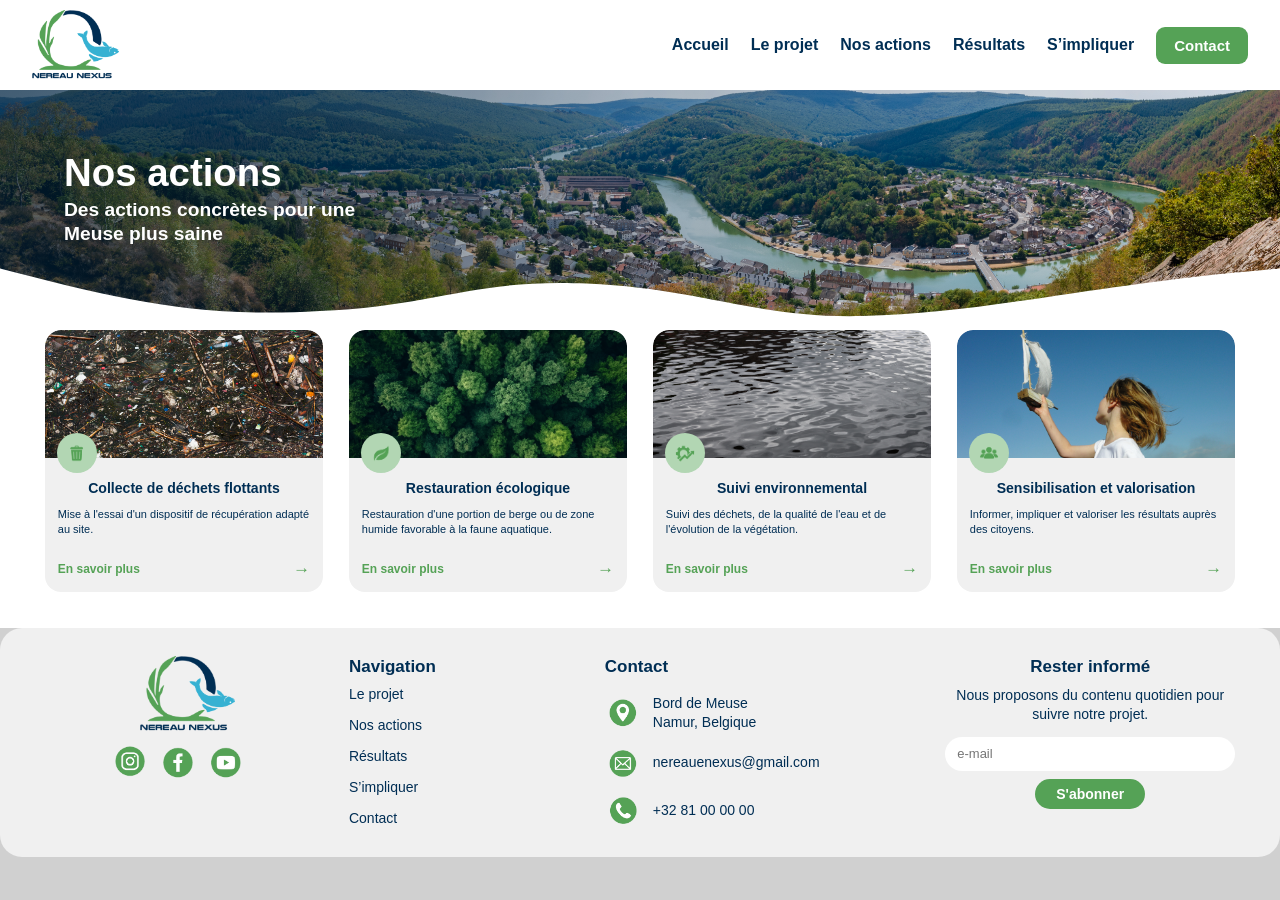
<file: actions.html>
<!DOCTYPE html>
<html lang="fr">

<head>
    <meta charset="UTF-8">
    <meta name="viewport" content="width=device-width, initial-scale=1.0">

    <title>Nos actions - Nereau Nexus</title>
    <meta name="description" content="Découvrez les actions de Nereau Nexus : collecte des déchets flottants, restauration écologique, suivi environnemental et sensibilisation.">

    <link rel="stylesheet" href="css/style.css">
</head>

<body>

    <div class="site-frame">

        <!-- HEADER COMMUN -->
        <header class="site-header">

            <a href="index.html" class="site-logo"
               aria-label="Accueil - Nereau Nexus">
                <img src="images/logo.png" alt="Logo Nereau Nexus">
            </a>

            <input type="checkbox" id="menu-toggle" class="menu-toggle">

            <label for="menu-toggle" class="menu-toggle-label"
                   aria-label="Ouvrir ou fermer le menu">
                <span></span>
                <span></span>
                <span></span>
            </label>

            <nav class="main-nav" aria-label="Navigation principale">
                <a href="index.html">Accueil</a>
                <a href="projet.html">Le projet</a>
                <a href="actions.html" aria-current="page">Nos actions</a>
                <a href="resultats.html">Résultats</a>
                <a href="impliquer.html">S’impliquer</a>
                <a href="contact.html" class="nav-contact">Contact</a>
            </nav>

        </header>


        <!-- CONTENU PRINCIPAL -->
        <main class="page-actions">

            <!-- BANNIÈRE -->
            <section class="actions-hero">

                <img
                    src="images/banniere.jpeg"
                    alt="Vue panoramique de la Meuse et de ses paysages"
                    class="actions-hero-image"
                >

                <div class="actions-hero-overlay"></div>

                <div class="actions-hero-content">
                    <h1>Nos actions</h1>
                    <p>
                        Des actions concrètes pour une<br>
                        Meuse plus saine
                    </p>
                </div>

                <!-- Vague blanche -->
                <svg
                    class="actions-wave"
                    viewBox="0 0 1440 120"
                    preserveAspectRatio="none"
                    aria-hidden="true"
                >
                    <path
                        d="M0,15
                           C130,75 220,115 360,100
                           C490,90 535,35 660,45
                           C790,55 850,115 970,110
                           C1110,105 1230,45 1440,15
                           L1440,120 L0,120 Z"
                        fill="#ffffff"
                    />
                </svg>

            </section>


            <!-- LES QUATRE ACTIONS -->
            <section class="actions-section"
                     aria-label="Les quatre actions du projet">

                <div class="actions-grid">

                    <!-- ACTION 1 : COLLECTE DES DÉCHETS -->
                    <article class="action-card">

                        <div class="action-card-media">
                            <div class="action-card-photo">
                                <img
                                    src="images/dechet.jpeg"
                                    alt="Déchets flottants à récupérer dans l'eau"
                                    loading="lazy"
                                >
                            </div>

                            <div class="action-card-picto">
                                <img src="images/poubelle.png" alt="">
                            </div>
                        </div>

                        <div class="action-card-body">

                            <h2>Collecte de déchets flottants</h2>

                            <p>
                                Mise à l'essai d'un dispositif de
                                récupération adapté au site.
                            </p>

                            <a href="contact.html" class="action-card-link">
                                <span>En savoir plus</span>
                                <span aria-hidden="true">→</span>
                            </a>

                        </div>

                    </article>


                    <!-- ACTION 2 : RESTAURATION ÉCOLOGIQUE -->
                    <article class="action-card">

                        <div class="action-card-media">
                            <div class="action-card-photo">
                                <img
                                    src="images/arbre.jpeg"
                                    alt="Végétation et espace naturel"
                                    loading="lazy"
                                >
                            </div>

                            <div class="action-card-picto">
                                <img src="images/feuille.png" alt="">
                            </div>
                        </div>

                        <div class="action-card-body">

                            <h2>Restauration écologique</h2>

                            <p>
                                Restauration d'une portion de berge ou
                                de zone humide favorable à la faune aquatique.
                            </p>

                            <a href="contact.html" class="action-card-link">
                                <span>En savoir plus</span>
                                <span aria-hidden="true">→</span>
                            </a>

                        </div>

                    </article>


                    <!-- ACTION 3 : SUIVI ENVIRONNEMENTAL -->
                    <article class="action-card">

                        <div class="action-card-media">
                            <div class="action-card-photo">
                                <img
                                    src="images/lac.jpeg"
                                    alt="Surface de l'eau observée pour le suivi environnemental"
                                    loading="lazy"
                                >
                            </div>

                            <div class="action-card-picto">
                                <img src="images/graph.png" alt="">
                            </div>
                        </div>

                        <div class="action-card-body">

                            <h2>Suivi environnemental</h2>

                            <p>
                                Suivi des déchets, de la qualité de l'eau
                                et de l'évolution de la végétation.
                            </p>

                            <a href="contact.html" class="action-card-link">
                                <span>En savoir plus</span>
                                <span aria-hidden="true">→</span>
                            </a>

                        </div>

                    </article>


                    <!-- ACTION 4 : SENSIBILISATION -->
                    <article class="action-card">

                        <div class="action-card-media">
                            <div class="action-card-photo">
                                <img
                                    src="images/bateau.jpeg"
                                    alt="Personne participant à une activité en bord de rivière"
                                    loading="lazy"
                                >
                            </div>

                            <div class="action-card-picto">
                                <img src="images/personne.png" alt="">
                            </div>
                        </div>

                        <div class="action-card-body">

                            <h2>Sensibilisation et valorisation</h2>

                            <p>
                                Informer, impliquer et valoriser les
                                résultats auprès des citoyens.
                            </p>

                            <a href="contact.html" class="action-card-link">
                                <span>En savoir plus</span>
                                <span aria-hidden="true">→</span>
                            </a>

                        </div>

                    </article>

                </div>

            </section>

        </main>


        <!-- FOOTER COMMUN -->
        <footer class="site-footer">

            <div class="footer-brand">

                <a href="index.html" class="footer-logo">
                    <img src="images/logo.png" alt="Logo Nereau Nexus">
                </a>

                <div class="footer-socials">
                    <a href="#" aria-label="Instagram">
                        <img src="images/instagram_gris.png" alt="">
                    </a>

                    <a href="#" aria-label="Facebook">
                        <img src="images/facebook_gris.png" alt="">
                    </a>

                    <a href="#" aria-label="YouTube">
                        <img src="images/youtube_gris.png" alt="">
                    </a>
                </div>

            </div>


            <div class="footer-column">

                <h2>Navigation</h2>

                <nav class="footer-nav" aria-label="Navigation de pied de page">
                    <a href="projet.html">Le projet</a>
                    <a href="actions.html">Nos actions</a>
                    <a href="resultats.html">Résultats</a>
                    <a href="impliquer.html">S’impliquer</a>
                    <a href="contact.html">Contact</a>
                </nav>

            </div>


            <div class="footer-column footer-contact">

                <h2>Contact</h2>

                <div class="footer-contact-item">
                    <img src="images/localisation_gris.png"
                         alt="" class="footer-contact-icon">
                    <p>Bord de Meuse<br>Namur, Belgique</p>
                </div>

                <div class="footer-contact-item">
                    <img src="images/email_gris.png"
                         alt="" class="footer-contact-icon">
                    <a href="mailto:nereauenexus@gmail.com">
                        nereauenexus@gmail.com
                    </a>
                </div>

                <div class="footer-contact-item">
                    <img src="images/tel_gris.png"
                         alt="" class="footer-contact-icon">
                    <a href="tel:+3281000000">+32 81 00 00 00</a>
                </div>

            </div>


            <div class="footer-column footer-newsletter">

                <h2>Rester informé</h2>

                <p>
                    Nous proposons du contenu quotidien
                    pour suivre notre projet.
                </p>

                <form class="newsletter-form">
                    <label class="visually-hidden" for="newsletter-email">
                        Votre adresse e-mail
                    </label>

                    <input
                        type="email"
                        id="newsletter-email"
                        placeholder="e-mail"
                    >

                    <button type="button">S'abonner</button>
                </form>

            </div>

        </footer>

    </div>

</body>
</html>
</file>
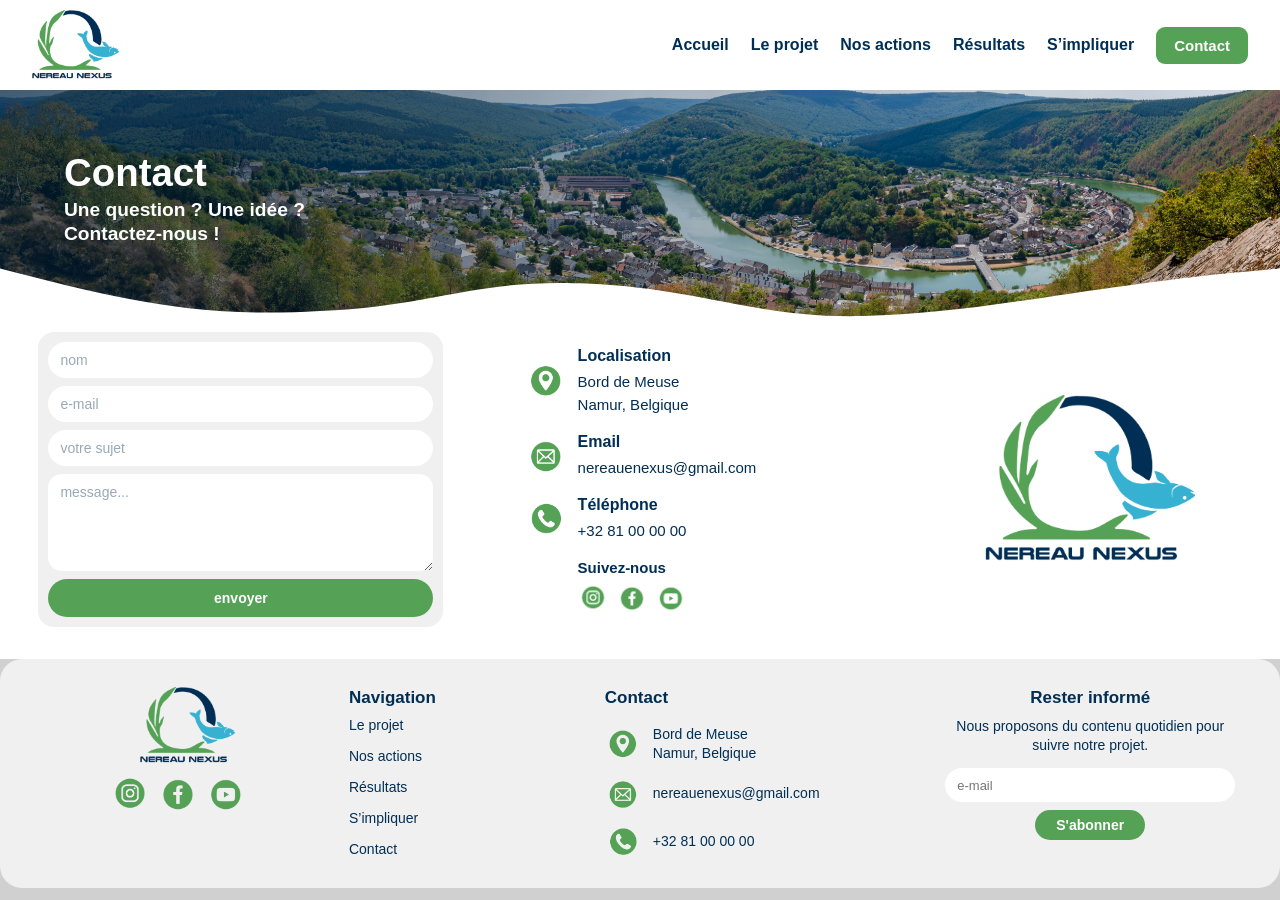
<file: contact.html>
<!DOCTYPE html>
<html lang="fr">
<head>
    <meta charset="UTF-8">
    <meta name="viewport" content="width=device-width, initial-scale=1.0">

    <title>Contact - Nereau Nexus</title>
    <meta name="description" content="Contactez Nereau Nexus pour poser vos questions, proposer une idée ou participer à la protection de la Meuse.">

    <link rel="stylesheet" href="css/style.css">
</head>

<body>

<div class="site-frame">

    <!-- HEADER COMMUN -->
    <header class="site-header">

        <a href="index.html" class="site-logo"
           aria-label="Accueil - Nereau Nexus">
            <img src="images/logo.png" alt="Logo Nereau Nexus">
        </a>

        <input type="checkbox" id="menu-toggle" class="menu-toggle">

        <label for="menu-toggle" class="menu-toggle-label"
               aria-label="Ouvrir ou fermer le menu">
            <span></span>
            <span></span>
            <span></span>
        </label>

        <nav class="main-nav" aria-label="Navigation principale">
            <a href="index.html">Accueil</a>
            <a href="projet.html">Le projet</a>
            <a href="actions.html">Nos actions</a>
            <a href="resultats.html">Résultats</a>
            <a href="impliquer.html">S’impliquer</a>
            <a href="contact.html" aria-current="page" class="nav-contact">
                Contact
            </a>
        </nav>

    </header>


    <!-- PAGE CONTACT -->
    <main class="page-contact">

        <!-- BANNIÈRE -->
        <section class="contact-hero">

            <img
                src="images/banniere.jpeg"
                alt="Vue panoramique de la Meuse"
                class="contact-hero-image"
            >

            <div class="contact-hero-overlay"></div>

            <div class="contact-hero-content">
                <h1>Contact</h1>
                <p>
                    Une question ? Une idée ?<br>
                    Contactez-nous !
                </p>
            </div>

            <!-- Vague blanche -->
            <svg
                class="contact-wave"
                viewBox="0 0 1440 120"
                preserveAspectRatio="none"
                aria-hidden="true"
            >
                <path
                    d="M0,15
                       C130,75 220,115 360,100
                       C490,90 535,35 660,45
                       C790,55 850,115 970,110
                       C1110,105 1230,45 1440,15
                       L1440,120 L0,120 Z"
                    fill="#ffffff"
                />
            </svg>

        </section>


        <!-- FORMULAIRE, COORDONNÉES ET LOGO -->
        <section class="contact-section"
                 aria-label="Informations de contact">

            <!-- FORMULAIRE -->
            <form class="contact-form">

                <label class="visually-hidden" for="contact-nom">
                    Votre nom
                </label>
                <input
                    type="text"
                    id="contact-nom"
                    name="nom"
                    placeholder="nom"
                    autocomplete="name"
                >

                <label class="visually-hidden" for="contact-email">
                    Votre adresse e-mail
                </label>
                <input
                    type="email"
                    id="contact-email"
                    name="email"
                    placeholder="e-mail"
                    autocomplete="email"
                >

                <label class="visually-hidden" for="contact-sujet">
                    Votre sujet
                </label>
                <input
                    type="text"
                    id="contact-sujet"
                    name="sujet"
                    placeholder="votre sujet"
                >

                <label class="visually-hidden" for="contact-message">
                    Votre message
                </label>
                <textarea
                    id="contact-message"
                    name="message"
                    placeholder="message..."
                    rows="4"
                ></textarea>

                <button type="button" class="contact-submit">
                    envoyer
                </button>

            </form>


            <!-- COORDONNÉES -->
            <div class="contact-details">

                <!-- LOCALISATION -->
                <div class="contact-info-item">
                    <img
                        src="images/localisation.png"
                        alt=""
                        class="contact-info-icon"
                    >

                    <div class="contact-info-text">
                        <h2>Localisation</h2>
                        <p>
                            Bord de Meuse<br>
                            Namur, Belgique
                        </p>
                    </div>
                </div>


                <!-- EMAIL -->
                <div class="contact-info-item">
                    <img
                        src="images/email.png"
                        alt=""
                        class="contact-info-icon"
                    >

                    <div class="contact-info-text">
                        <h2>Email</h2>
                        <a href="mailto:nereauenexus@gmail.com">
                            nereauenexus@gmail.com
                        </a>
                    </div>
                </div>


                <!-- TÉLÉPHONE -->
                <div class="contact-info-item">
                    <img
                        src="images/tel.png"
                        alt=""
                        class="contact-info-icon"
                    >

                    <div class="contact-info-text">
                        <h2>Téléphone</h2>
                        <a href="tel:+3281000000">
                            +32 81 00 00 00
                        </a>
                    </div>
                </div>


                <!-- RÉSEAUX SOCIAUX -->
                <div class="contact-follow">

                    <h2>Suivez-nous</h2>

                    <div class="contact-socials">

                        <a href="#" aria-label="Instagram">
                            <img src="images/instagram.png" alt="">
                        </a>

                        <a href="#" aria-label="Facebook">
                            <img src="images/facebook.png" alt="">
                        </a>

                        <a href="#" aria-label="YouTube">
                            <img src="images/youtube.png" alt="">
                        </a>

                    </div>

                </div>

            </div>


            <!-- GRAND LOGO À DROITE -->
            <div class="contact-brand">
                <a href="index.html" aria-label="Retour à l'accueil">
                    <img src="images/logo.png" alt="Logo Nereau Nexus">
                </a>
            </div>

        </section>

    </main>


    <!-- FOOTER COMMUN -->
    <footer class="site-footer">

        <!-- Logo et réseaux sociaux -->
        <div class="footer-brand">

            <a href="index.html" class="footer-logo">
                <img src="images/logo.png" alt="Logo Nereau Nexus">
            </a>

            <div class="footer-socials">
                <a href="#" aria-label="Instagram">
                    <img src="images/instagram.png" alt="">
                </a>

                <a href="#" aria-label="Facebook">
                    <img src="images/facebook.png" alt="">
                </a>

                <a href="#" aria-label="YouTube">
                    <img src="images/youtube.png" alt="">
                </a>
            </div>

        </div>


        <!-- Navigation du footer -->
        <div class="footer-column">

            <h2>Navigation</h2>

            <nav class="footer-nav" aria-label="Navigation de pied de page">
                <a href="projet.html">Le projet</a>
                <a href="actions.html">Nos actions</a>
                <a href="resultats.html">Résultats</a>
                <a href="impliquer.html">S’impliquer</a>
                <a href="contact.html">Contact</a>
            </nav>

        </div>


        <!-- Contact du footer -->
        <div class="footer-column footer-contact">

            <h2>Contact</h2>

            <div class="footer-contact-item">
                <img src="images/localisation.png"
                     alt="" class="footer-contact-icon">
                <p>Bord de Meuse<br>Namur, Belgique</p>
            </div>

            <div class="footer-contact-item">
                <img src="images/email.png"
                     alt="" class="footer-contact-icon">
                <a href="mailto:nereauenexus@gmail.com">
                    nereauenexus@gmail.com
                </a>
            </div>

            <div class="footer-contact-item">
                <img src="images/tel.png"
                     alt="" class="footer-contact-icon">
                <a href="tel:+3281000000">+32 81 00 00 00</a>
            </div>

        </div>


        <!-- Newsletter -->
        <div class="footer-column footer-newsletter">

            <h2>Rester informé</h2>

            <p>
                Nous proposons du contenu quotidien
                pour suivre notre projet.
            </p>

            <form class="newsletter-form">

                <label class="visually-hidden" for="newsletter-email">
                    Votre adresse e-mail
                </label>

                <input
                    type="email"
                    id="newsletter-email"
                    placeholder="e-mail"
                >

                <button type="button">S'abonner</button>

            </form>

        </div>

    </footer>

</div>

</body>
</html>
</file>
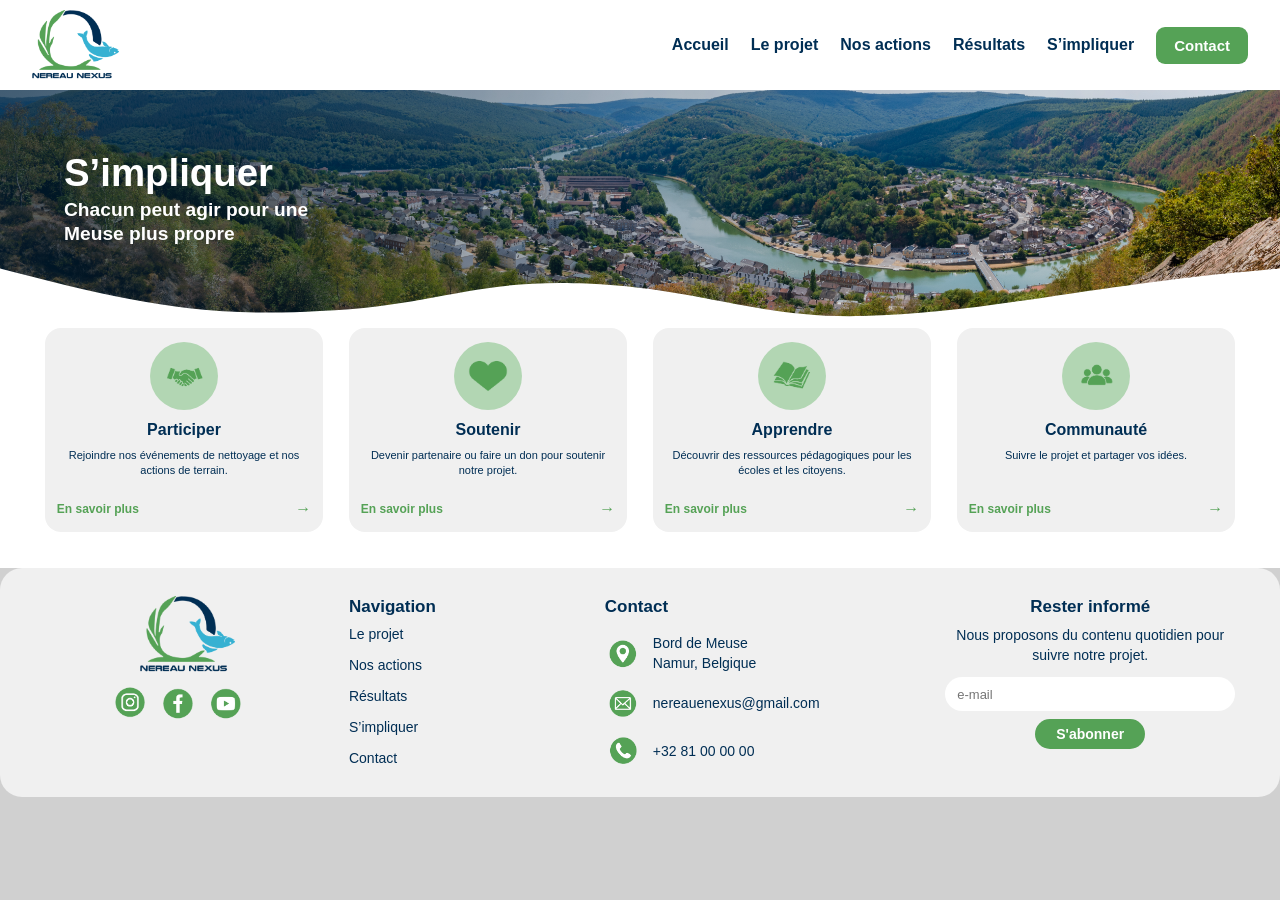
<file: impliquer.html>
<!DOCTYPE html>
<html lang="fr">

<head>
    <meta charset="UTF-8">
    <meta name="viewport" content="width=device-width, initial-scale=1.0">

    <title>S’impliquer - Nereau Nexus</title>
    <meta name="description" content="Participez au projet Nereau Nexus, soutenez nos actions, découvrez nos ressources et rejoignez notre communauté.">

    <link rel="stylesheet" href="css/style.css">
</head>

<body>

    <div class="site-frame">

        <!-- HEADER COMMUN -->
        <header class="site-header">

            <a href="index.html" class="site-logo"
               aria-label="Accueil - Nereau Nexus">
                <img src="images/logo.png" alt="Logo Nereau Nexus">
            </a>

            <input type="checkbox" id="menu-toggle" class="menu-toggle">

            <label for="menu-toggle" class="menu-toggle-label"
                   aria-label="Ouvrir ou fermer le menu">
                <span></span>
                <span></span>
                <span></span>
            </label>

            <nav class="main-nav" aria-label="Navigation principale">
                <a href="index.html">Accueil</a>
                <a href="projet.html">Le projet</a>
                <a href="actions.html">Nos actions</a>
                <a href="resultats.html">Résultats</a>
                <a href="impliquer.html" aria-current="page">S’impliquer</a>
                <a href="contact.html" class="nav-contact">Contact</a>
            </nav>

        </header>


        <!-- CONTENU PRINCIPAL -->
        <main class="page-impliquer">

            <!-- BANNIÈRE -->
            <section class="impliquer-hero">

                <img
                    src="images/banniere.jpeg"
                    alt="Vue panoramique de la Meuse et de ses paysages"
                    class="impliquer-hero-image"
                >

                <div class="impliquer-hero-overlay"></div>

                <div class="impliquer-hero-content">
                    <h1>S’impliquer</h1>

                    <p>
                        Chacun peut agir pour une<br>
                        Meuse plus propre
                    </p>
                </div>

                <!-- Vague blanche -->
                <svg
                    class="impliquer-wave"
                    viewBox="0 0 1440 120"
                    preserveAspectRatio="none"
                    aria-hidden="true"
                >
                    <path
                        d="M0,15
                           C130,75 220,115 360,100
                           C490,90 535,35 660,45
                           C790,55 850,115 970,110
                           C1110,105 1230,45 1440,15
                           L1440,120 L0,120 Z"
                        fill="#ffffff"
                    />
                </svg>

            </section>


            <!-- LES FAÇONS DE S'IMPLIQUER -->
            <section class="impliquer-section"
                     aria-label="Comment s'impliquer dans le projet">

                <div class="impliquer-grid">

                    <!-- 1. PARTICIPER -->
                    <article class="impliquer-card">

                        <div class="impliquer-picto">
                            <img src="images/main.png" alt="">
                        </div>

                        <h2>Participer</h2>

                        <p>
                            Rejoindre nos événements de nettoyage
                            et nos actions de terrain.
                        </p>

                        <a href="contact.html" class="impliquer-link">
                            <span>En savoir plus</span>
                            <span aria-hidden="true">→</span>
                        </a>

                    </article>


                    <!-- 2. SOUTENIR -->
                    <article class="impliquer-card">

                        <div class="impliquer-picto">
                            <img src="images/coeur.png" alt="">
                        </div>

                        <h2>Soutenir</h2>

                        <p>
                            Devenir partenaire ou faire un don
                            pour soutenir notre projet.
                        </p>

                        <a href="contact.html" class="impliquer-link">
                            <span>En savoir plus</span>
                            <span aria-hidden="true">→</span>
                        </a>

                    </article>


                    <!-- 3. APPRENDRE -->
                    <article class="impliquer-card">

                        <div class="impliquer-picto">
                            <img src="images/livre.png" alt="">
                        </div>

                        <h2>Apprendre</h2>

                        <p>
                            Découvrir des ressources pédagogiques
                            pour les écoles et les citoyens.
                        </p>

                        <a href="contact.html" class="impliquer-link">
                            <span>En savoir plus</span>
                            <span aria-hidden="true">→</span>
                        </a>

                    </article>


                    <!-- 4. COMMUNAUTÉ -->
                    <article class="impliquer-card">

                        <div class="impliquer-picto">
                            <img src="images/personne.png" alt="">
                        </div>

                        <h2>Communauté</h2>

                        <p>
                            Suivre le projet et partager
                            vos idées.
                        </p>

                        <a href="contact.html" class="impliquer-link">
                            <span>En savoir plus</span>
                            <span aria-hidden="true">→</span>
                        </a>

                    </article>

                </div>

            </section>

        </main>


        <!-- FOOTER COMMUN -->
        <footer class="site-footer">

            <div class="footer-brand">

                <a href="index.html" class="footer-logo">
                    <img src="images/logo.png" alt="Logo Nereau Nexus">
                </a>

                <div class="footer-socials">
                    <a href="#" aria-label="Instagram">
                        <img src="images/instagram_gris.png" alt="">
                    </a>

                    <a href="#" aria-label="Facebook">
                        <img src="images/facebook_gris.png" alt="">
                    </a>

                    <a href="#" aria-label="YouTube">
                        <img src="images/youtube_gris.png" alt="">
                    </a>
                </div>

            </div>


            <div class="footer-column">

                <h2>Navigation</h2>

                <nav class="footer-nav" aria-label="Navigation de pied de page">
                    <a href="projet.html">Le projet</a>
                    <a href="actions.html">Nos actions</a>
                    <a href="resultats.html">Résultats</a>
                    <a href="impliquer.html">S’impliquer</a>
                    <a href="contact.html">Contact</a>
                </nav>

            </div>


            <div class="footer-column footer-contact">

                <h2>Contact</h2>

                <div class="footer-contact-item">
                    <img src="images/localisation_gris.png"
                         alt="" class="footer-contact-icon">
                    <p>Bord de Meuse<br>Namur, Belgique</p>
                </div>

                <div class="footer-contact-item">
                    <img src="images/email_gris.png"
                         alt="" class="footer-contact-icon">
                    <a href="mailto:nereauenexus@gmail.com">
                        nereauenexus@gmail.com
                    </a>
                </div>

                <div class="footer-contact-item">
                    <img src="images/tel_gris.png"
                         alt="" class="footer-contact-icon">
                    <a href="tel:+3281000000">+32 81 00 00 00</a>
                </div>

            </div>


            <div class="footer-column footer-newsletter">

                <h2>Rester informé</h2>

                <p>
                    Nous proposons du contenu quotidien
                    pour suivre notre projet.
                </p>

                <form class="newsletter-form">

                    <label class="visually-hidden" for="newsletter-email">
                        Votre adresse e-mail
                    </label>

                    <input
                        type="email"
                        id="newsletter-email"
                        placeholder="e-mail"
                    >

                    <button type="button">S'abonner</button>

                </form>

            </div>

        </footer>

    </div>

</body>

</html>
</file>
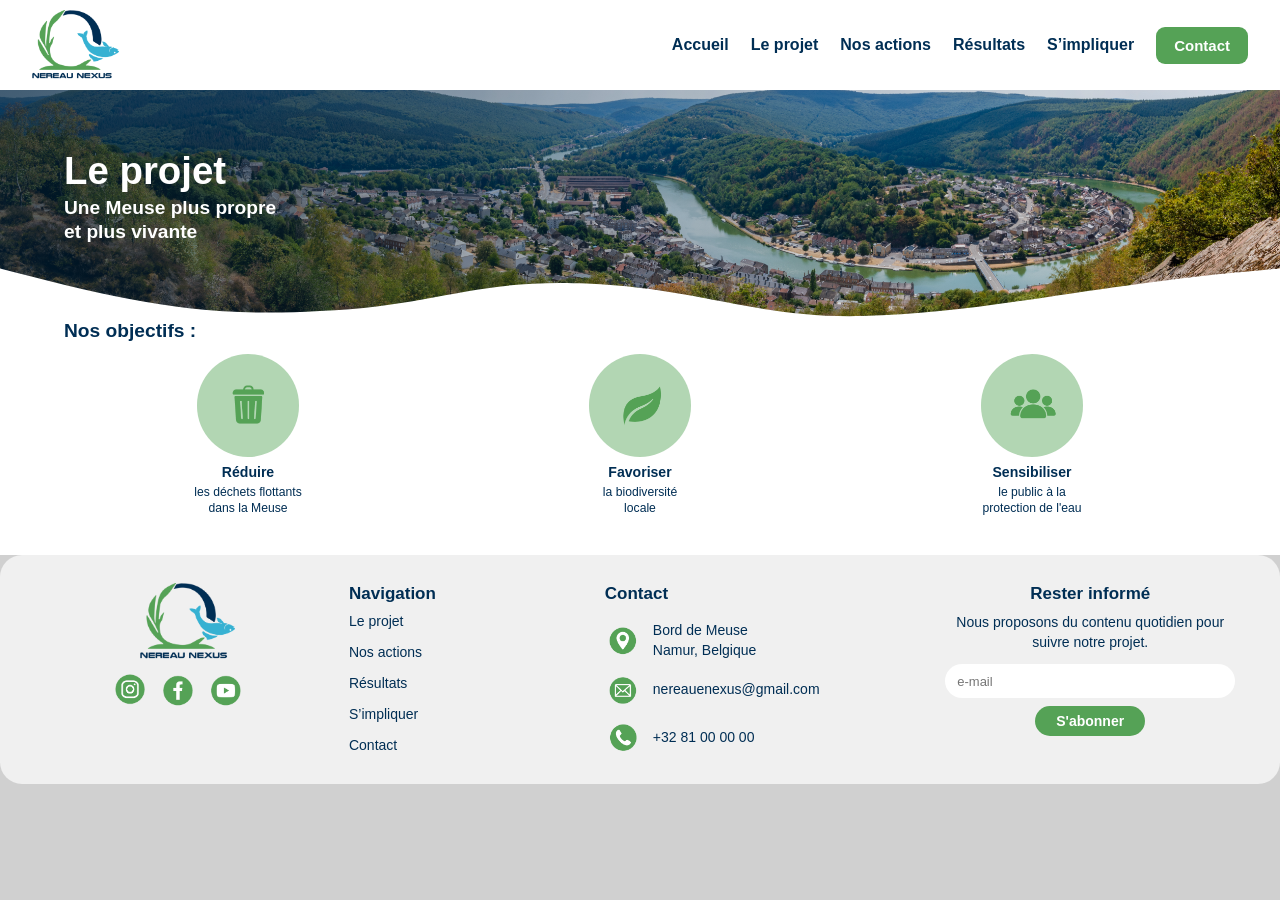
<file: projet.html>
<!DOCTYPE html>
<html lang="fr">

<head>
    <meta charset="UTF-8">
    <meta name="viewport" content="width=device-width, initial-scale=1.0">

    <title>Le projet - Nereau Nexus</title>
    <meta name="description" content="Découvrez le projet Nereau Nexus : réduire les déchets flottants, favoriser la biodiversité de la Meuse et sensibiliser le public.">

    <link rel="stylesheet" href="css/style.css">
</head>

<body>

    <div class="site-frame">

        <!-- HEADER COMMUN -->
        <header class="site-header">

            <a href="index.html" class="site-logo"
               aria-label="Accueil - Nereau Nexus">
                <img src="images/logo.png" alt="Logo Nereau Nexus">
            </a>

            <input type="checkbox" id="menu-toggle" class="menu-toggle">

            <label for="menu-toggle" class="menu-toggle-label"
                   aria-label="Ouvrir ou fermer le menu">
                <span></span>
                <span></span>
                <span></span>
            </label>

            <nav class="main-nav" aria-label="Navigation principale">
                <a href="index.html">Accueil</a>
                <a href="projet.html" aria-current="page">Le projet</a>
                <a href="actions.html">Nos actions</a>
                <a href="resultats.html">Résultats</a>
                <a href="impliquer.html">S’impliquer</a>
                <a href="contact.html" class="nav-contact">Contact</a>
            </nav>

        </header>


        <!-- CONTENU PRINCIPAL -->
        <main class="page-projet">

            <!-- BANNIÈRE DU PROJET -->
            <section class="projet-hero">

                <img
                    src="images/banniere.jpeg"
                    alt="Vue panoramique de la Meuse et de ses paysages"
                    class="projet-hero-image"
                >

                <div class="projet-hero-overlay"></div>

                <div class="projet-hero-content">
                    <h1>Le projet</h1>

                    <p>
                        Une Meuse plus propre<br>
                        et plus vivante
                    </p>
                </div>

                <!-- Vague blanche décorative -->
                <svg
                    class="projet-wave"
                    viewBox="0 0 1440 120"
                    preserveAspectRatio="none"
                    aria-hidden="true"
                >
                    <path
                        d="M0,15
                           C130,75 220,115 360,100
                           C490,90 535,35 660,45
                           C790,55 850,115 970,110
                           C1110,105 1230,45 1440,15
                           L1440,120 L0,120 Z"
                        fill="#ffffff"
                    />
                </svg>

            </section>


            <!-- NOS OBJECTIFS -->
            <section class="projet-objectifs">

                <h2>Nos objectifs :</h2>

                <div class="objectifs-grid">

                    <!-- OBJECTIF 1 : RÉDUIRE -->
                    <article class="objectif-card">

                        <div class="objectif-picto">
                            <img
                                src="images/poubelle.png"
                                alt=""
                            >
                        </div>

                        <h3>Réduire</h3>

                        <p>
                            les déchets flottants<br>
                            dans la Meuse
                        </p>

                    </article>


                    <!-- OBJECTIF 2 : FAVORISER -->
                    <article class="objectif-card">

                        <div class="objectif-picto">
                            <img
                                src="images/feuille.png"
                                alt=""
                            >
                        </div>

                        <h3>Favoriser</h3>

                        <p>
                            la biodiversité<br>
                            locale
                        </p>

                    </article>


                    <!-- OBJECTIF 3 : SENSIBILISER -->
                    <article class="objectif-card">

                        <div class="objectif-picto">
                            <img
                                src="images/personne.png"
                                alt=""
                            >
                        </div>

                        <h3>Sensibiliser</h3>

                        <p>
                            le public à la<br>
                            protection de l'eau
                        </p>

                    </article>

                </div>

            </section>

        </main>


        <!-- FOOTER COMMUN -->
        <footer class="site-footer">

            <!-- Logo et réseaux sociaux -->
            <div class="footer-brand">

                <a href="index.html" class="footer-logo">
                    <img src="images/logo.png" alt="Logo Nereau Nexus">
                </a>

                <div class="footer-socials">
                    <a href="#" aria-label="Instagram">
                        <img src="images/instagram_gris.png" alt="">
                    </a>

                    <a href="#" aria-label="Facebook">
                        <img src="images/facebook_gris.png" alt="">
                    </a>

                    <a href="#" aria-label="YouTube">
                        <img src="images/youtube_gris.png" alt="">
                    </a>
                </div>

            </div>


            <!-- Navigation du footer -->
            <div class="footer-column">

                <h2>Navigation</h2>

                <nav class="footer-nav" aria-label="Navigation de pied de page">
                    <a href="projet.html">Le projet</a>
                    <a href="actions.html">Nos actions</a>
                    <a href="resultats.html">Résultats</a>
                    <a href="impliquer.html">S’impliquer</a>
                    <a href="contact.html">Contact</a>
                </nav>

            </div>


            <!-- Coordonnées -->
            <div class="footer-column footer-contact">

                <h2>Contact</h2>

                <div class="footer-contact-item">
                    <img
                        src="images/localisation_gris.png"
                        alt=""
                        class="footer-contact-icon"
                    >
                    <p>Bord de Meuse<br>Namur, Belgique</p>
                </div>

                <div class="footer-contact-item">
                    <img
                        src="images/email_gris.png"
                        alt=""
                        class="footer-contact-icon"
                    >
                    <a href="mailto:nereauenexus@gmail.com">
                        nereauenexus@gmail.com
                    </a>
                </div>

                <div class="footer-contact-item">
                    <img
                        src="images/tel_gris.png"
                        alt=""
                        class="footer-contact-icon"
                    >
                    <a href="tel:+3281000000">+32 81 00 00 00</a>
                </div>

            </div>


            <!-- Newsletter -->
            <div class="footer-column footer-newsletter">

                <h2>Rester informé</h2>

                <p>
                    Nous proposons du contenu quotidien
                    pour suivre notre projet.
                </p>

                <form class="newsletter-form">

                    <label class="visually-hidden" for="newsletter-email">
                        Votre adresse e-mail
                    </label>

                    <input
                        type="email"
                        id="newsletter-email"
                        placeholder="e-mail"
                    >

                    <button type="button">S'abonner</button>

                </form>

            </div>

        </footer>

    </div>

</body>
</html>
</file>
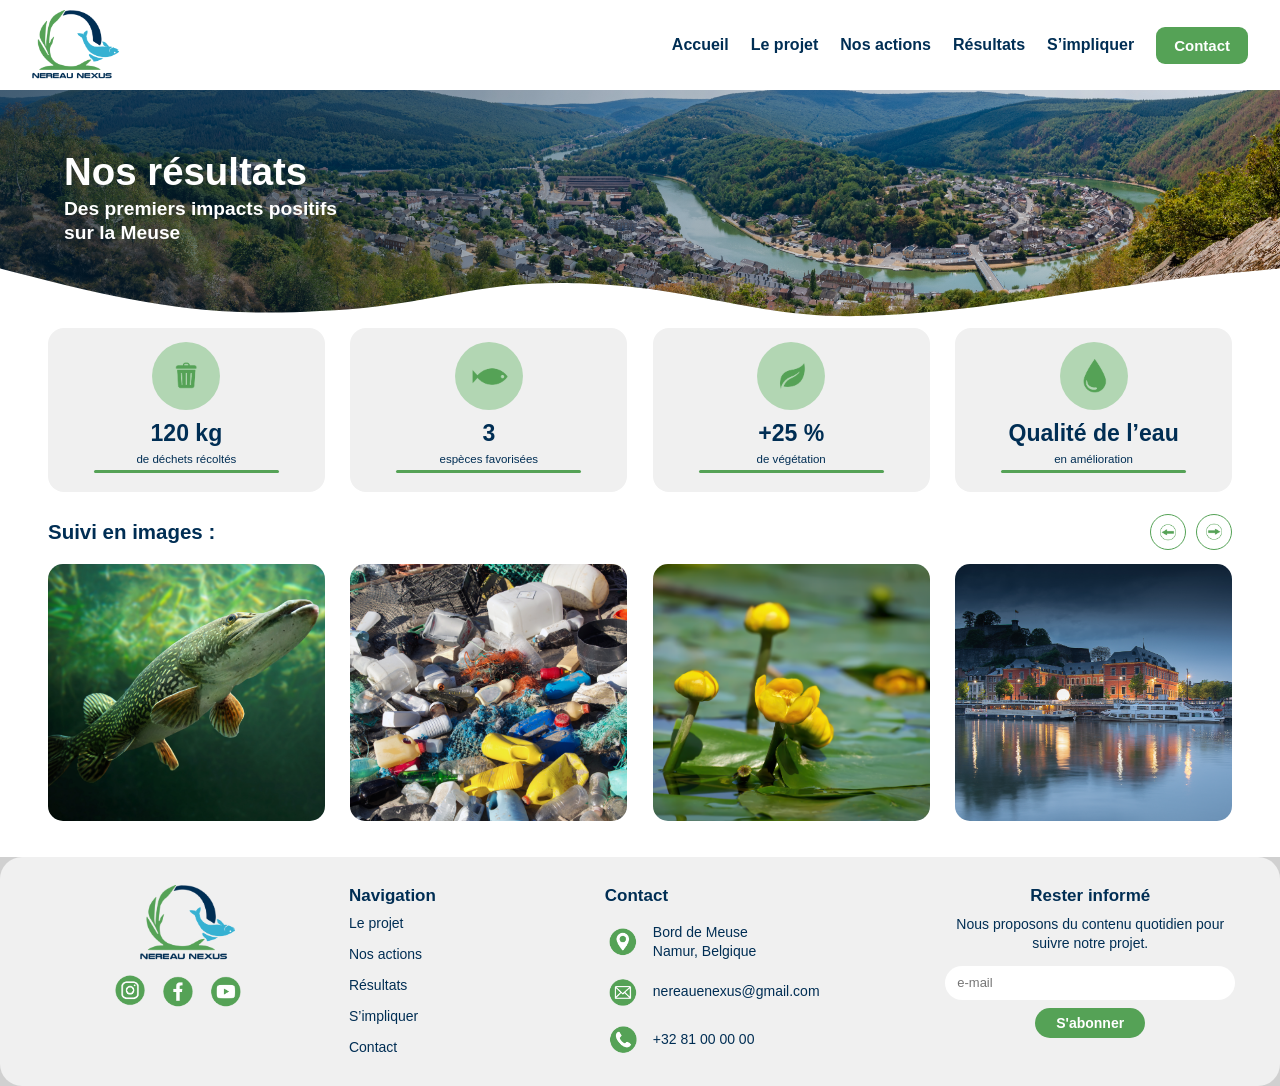
<file: resultats.html>
<!DOCTYPE html>
<html lang="fr">

<head>
    <meta charset="UTF-8">
    <meta name="viewport" content="width=device-width, initial-scale=1.0">

    <title>Résultats - Nereau Nexus</title>
    <meta name="description" content="Découvrez les premiers résultats du projet Nereau Nexus et le suivi environnemental de la Meuse.">

    <link rel="stylesheet" href="css/style.css">
</head>

<body>

    <div class="site-frame">

        <!-- HEADER COMMUN -->
        <header class="site-header">

            <a href="index.html" class="site-logo"
               aria-label="Accueil - Nereau Nexus">
                <img src="images/logo.png" alt="Logo Nereau Nexus">
            </a>

            <input type="checkbox" id="menu-toggle" class="menu-toggle">

            <label for="menu-toggle" class="menu-toggle-label"
                   aria-label="Ouvrir ou fermer le menu">
                <span></span>
                <span></span>
                <span></span>
            </label>

            <nav class="main-nav" aria-label="Navigation principale">
                <a href="index.html">Accueil</a>
                <a href="projet.html">Le projet</a>
                <a href="actions.html">Nos actions</a>
                <a href="resultats.html" aria-current="page">Résultats</a>
                <a href="impliquer.html">S’impliquer</a>
                <a href="contact.html" class="nav-contact">Contact</a>
            </nav>

        </header>


        <!-- CONTENU PRINCIPAL -->
        <main class="page-resultats">

            <!-- BANNIÈRE -->
            <section class="resultats-hero">

                <img
                    src="images/banniere.jpeg"
                    alt="Vue panoramique de la Meuse"
                    class="resultats-hero-image"
                >

                <div class="resultats-hero-overlay"></div>

                <div class="resultats-hero-content">
                    <h1>Nos résultats</h1>
                    <p>
                        Des premiers impacts positifs<br>
                        sur la Meuse
                    </p>
                </div>

                <!-- Vague blanche -->
                <svg
                    class="resultats-wave"
                    viewBox="0 0 1440 120"
                    preserveAspectRatio="none"
                    aria-hidden="true"
                >
                    <path
                        d="M0,15
                           C130,75 220,115 360,100
                           C490,90 535,35 660,45
                           C790,55 850,115 970,110
                           C1110,105 1230,45 1440,15
                           L1440,120 L0,120 Z"
                        fill="#ffffff"
                    />
                </svg>

            </section>


            <!-- STATISTIQUES -->
            <section class="resultats-content"
                     aria-label="Les chiffres clés du projet">

                <div class="resultats-stats">

                    <!-- Statistique 1 -->
                    <article class="resultat-card">

                        <div class="resultat-picto">
                            <img src="images/poubelle.png" alt="">
                        </div>

                        <h2>120 kg</h2>
                        <p>de déchets récoltés</p>

                        <div class="resultat-indicator"></div>

                    </article>


                    <!-- Statistique 2 -->
                    <article class="resultat-card">

                        <div class="resultat-picto">
                            <img src="images/poisson.png" alt="">
                        </div>

                        <h2>3</h2>
                        <p>espèces favorisées</p>

                        <div class="resultat-indicator"></div>

                    </article>


                    <!-- Statistique 3 -->
                    <article class="resultat-card">

                        <div class="resultat-picto">
                            <img src="images/feuille.png" alt="">
                        </div>

                        <h2>+25 %</h2>
                        <p>de végétation</p>

                        <div class="resultat-indicator"></div>

                    </article>


                    <!-- Statistique 4 -->
                    <article class="resultat-card">

                        <div class="resultat-picto">
                            <img src="images/eau.png" alt="">
                        </div>

                        <h2>Qualité de l’eau</h2>
                        <p>en amélioration</p>

                        <div class="resultat-indicator"></div>

                    </article>

                </div>


                <!-- SUIVI EN IMAGES -->
                <section class="suivi-section" aria-labelledby="suivi-title">

                    <div class="suivi-header">

                        <h2 id="suivi-title">Suivi en images :</h2>

                        <div class="suivi-controls">

                            <button
                                type="button"
                                class="suivi-arrow"
                                aria-label="Image précédente"
                                title="Image précédente"
                            >
                                <img src="images/gauche.png" alt="">
                            </button>

                            <button
                                type="button"
                                class="suivi-arrow"
                                aria-label="Image suivante"
                                title="Image suivante"
                            >
                                <img src="images/droite.png" alt="">
                            </button>

                        </div>

                    </div>


                    <div class="suivi-grid">

                        <figure class="suivi-photo">
                            <img
                                src="images/fish.jpeg"
                                alt="Poisson observé dans son milieu aquatique"
                                loading="lazy"
                            >
                        </figure>

                        <figure class="suivi-photo">
                            <img
                                src="images/sale.jpeg"
                                alt="Déchets présents dans l'eau"
                                loading="lazy"
                            >
                        </figure>

                        <figure class="suivi-photo">
                            <img
                                src="images/fleur.jpeg"
                                alt="Fleurs aquatiques et végétation"
                                loading="lazy"
                            >
                        </figure>

                        <figure class="suivi-photo">
                            <img
                                src="images/meuse.jpeg"
                                alt="Vue de la Meuse en soirée"
                                loading="lazy"
                            >
                        </figure>

                    </div>

                </section>

            </section>

        </main>


        <!-- FOOTER COMMUN -->
        <footer class="site-footer">

            <div class="footer-brand">

                <a href="index.html" class="footer-logo">
                    <img src="images/logo.png" alt="Logo Nereau Nexus">
                </a>

                <div class="footer-socials">
                    <a href="#" aria-label="Instagram">
                        <img src="images/instagram_gris.png" alt="">
                    </a>

                    <a href="#" aria-label="Facebook">
                        <img src="images/facebook_gris.png" alt="">
                    </a>

                    <a href="#" aria-label="YouTube">
                        <img src="images/youtube_gris.png" alt="">
                    </a>
                </div>

            </div>


            <div class="footer-column">

                <h2>Navigation</h2>

                <nav class="footer-nav" aria-label="Navigation de pied de page">
                    <a href="projet.html">Le projet</a>
                    <a href="actions.html">Nos actions</a>
                    <a href="resultats.html">Résultats</a>
                    <a href="impliquer.html">S’impliquer</a>
                    <a href="contact.html">Contact</a>
                </nav>

            </div>


            <div class="footer-column footer-contact">

                <h2>Contact</h2>

                <div class="footer-contact-item">
                    <img src="images/localisation_gris.png"
                         alt="" class="footer-contact-icon">
                    <p>Bord de Meuse<br>Namur, Belgique</p>
                </div>

                <div class="footer-contact-item">
                    <img src="images/email_gris.png"
                         alt="" class="footer-contact-icon">
                    <a href="mailto:nereauenexus@gmail.com">
                        nereauenexus@gmail.com
                    </a>
                </div>

                <div class="footer-contact-item">
                    <img src="images/tel_gris.png"
                         alt="" class="footer-contact-icon">
                    <a href="tel:+3281000000">+32 81 00 00 00</a>
                </div>

            </div>


            <div class="footer-column footer-newsletter">

                <h2>Rester informé</h2>

                <p>
                    Nous proposons du contenu quotidien
                    pour suivre notre projet.
                </p>

                <form class="newsletter-form">
                    <label class="visually-hidden" for="newsletter-email">
                        Votre adresse e-mail
                    </label>

                    <input
                        type="email"
                        id="newsletter-email"
                        placeholder="e-mail"
                    >

                    <button type="button">S'abonner</button>
                </form>

            </div>

        </footer>

    </div>

</body>
</html>
</file>
<file: css/style.css>
/* =========================================
   1. BASE DU SITE
   ========================================= */

:root {
    --bleu: #002e54;
    --vert: #55a256;
    --blanc: #ffffff;
    --gris: #d0d0d0;
}

* {
    box-sizing: border-box;
}

html {
    margin: 0;
    scroll-behavior: smooth;
}

body {
    margin: 0;
    font-family: Arial, Helvetica, sans-serif;
    color: var(--bleu);
    background: var(--gris);
}

img {
    display: block;
    max-width: 100%;
}

a {
    -webkit-tap-highlight-color: transparent;
}

/* =========================================
   3. HEADER
   ========================================= */

.site-header {
    display: flex;
    align-items: center;
    justify-content: space-between;
    gap: 24px;

    width: 100%;
    min-height: 76px;
    padding: 10px 32px;

    background: var(--blanc);
}


/* Logo */

.site-logo {
    display: flex;
    align-items: center;
    flex-shrink: 0;
}

.site-logo img {
    width: auto;
    height: 70px;
    max-width: 180px;
    object-fit: contain;
}


/* =========================================
   4. MENU DE NAVIGATION
   ========================================= */

.main-nav {
    display: flex;
    align-items: center;
    justify-content: flex-end;
    gap: 22px;

    margin-left: auto;
}

.main-nav a {
    color: var(--bleu);
    text-decoration: none;
    white-space: nowrap;

    font-size: 16px;
    font-weight: 600;

    transition: color 0.2s ease,
                background-color 0.2s ease;
}

.main-nav a:not(.nav-contact):hover {
    color: var(--vert);
}

.main-nav a[aria-current="page"] {
    font-weight: 700;
}


/* Bouton Contact */

.main-nav .nav-contact {
    display: inline-flex;
    align-items: center;
    justify-content: center;

    padding: 10px 18px;

    color: var(--blanc);
    background: var(--vert);
    border-radius: 9px;

    font-size: 15px;
    font-weight: 700;
}

.main-nav .nav-contact:hover {
    color: var(--blanc);
    background: var(--bleu);
}


/* =========================================
   5. MENU HAMBURGER
   ========================================= */

.menu-toggle,
.menu-toggle-label {
    display: none;
}


/* Accessibilité */

.site-header a:focus-visible,
.hero-button:focus-visible,
.menu-toggle:focus-visible + .menu-toggle-label {
    outline: 3px solid var(--vert);
    outline-offset: 3px;
}


/* =========================================
   6. BANNIÈRE D'ACCUEIL
   ========================================= */

.hero {
    position: relative;
    isolation: isolate;
    overflow: hidden;

    display: flex;
    align-items: center;

    width: 100%;
    height: clamp(320px, 32vw, 540px);
    padding: 48px;

    background: var(--bleu);
}


/* Photo du barrage */

.hero-image {
    position: absolute;
    z-index: -2;
    inset: 0;

    width: 100%;
    height: 100%;
    max-width: none;

    object-fit: cover;
    object-position: center 52%;
}


/* Voile sombre pour la lisibilité */

.hero::before {
    content: "";

    position: absolute;
    z-index: -1;
    inset: 0;

    pointer-events: none;

    background: linear-gradient(
        90deg,
        rgba(0, 25, 43, 0.70) 0%,
        rgba(0, 35, 55, 0.40) 45%,
        rgba(0, 35, 55, 0.05) 100%
    );
}


/* Texte de la bannière */

.hero-content {
    position: relative;
    z-index: 1;

    width: 100%;
    max-width: 480px;

    color: var(--blanc);
}

.hero-content h1 {
    margin: 0 0 16px;

    color: var(--blanc);
    font-size: clamp(36px, 3.5vw, 58px);
    font-weight: 700;
    line-height: 1.08;
    letter-spacing: -0.5px;
}

.hero-content p {
    max-width: 390px;
    margin: 0 0 22px;

    color: var(--blanc);
    font-size: clamp(15px, 1.1vw, 18px);
    font-weight: 600;
    line-height: 1.4;
}


/* Bouton Découvrir le projet */

.hero-button {
    display: inline-flex;
    align-items: center;
    justify-content: center;

    padding: 11px 19px;

    color: var(--blanc);
    background: var(--vert);
    border-radius: 9px;

    text-decoration: none;
    font-size: 16px;
    font-weight: 700;

    transition: background-color 0.2s ease;
}

.hero-button:hover {
    color: var(--blanc);
    background: #438746;
}


/* =========================================
   7. TABLETTES ET PETITS ORDINATEURS
   ========================================= */

@media (max-width: 1000px) {

    .site-frame {
        width: 94%;
        margin: 16px auto;
    }

    .site-header {
        min-height: 68px;
        flex-wrap: wrap;
        gap: 0 12px;
        padding: 10px 18px;
    }

    .site-logo img {
        height: 44px;
    }

    /* Contrôle du menu */

    .menu-toggle {
        position: absolute;
        width: 1px;
        height: 1px;
        overflow: hidden;
        clip-path: inset(50%);
        white-space: nowrap;
    }

    /* Bouton hamburger */

    .menu-toggle-label {
        display: flex;
        flex-direction: column;
        justify-content: center;
        align-items: center;
        gap: 5px;

        width: 44px;
        height: 44px;
        margin-left: auto;

        cursor: pointer;
    }

    .menu-toggle-label span {
        display: block;
        width: 26px;
        height: 3px;

        background: var(--bleu);
        border-radius: 3px;

        transition: transform 0.2s ease,
                    opacity 0.2s ease;
    }

    /* Menu fermé par défaut */

    .main-nav {
        display: none;
        flex-direction: column;
        align-items: stretch;
        gap: 0;

        flex-basis: 100%;
        width: 100%;
        margin: 10px 0 0;
        padding: 10px 0;

        border-top: 1px solid #e3eaf0;
    }

    /* Ouverture du menu */

    .menu-toggle:checked ~ .main-nav {
        display: flex;
    }

    .main-nav a {
        display: flex;
        align-items: center;

        width: 100%;
        min-height: 44px;
        padding: 10px 8px;

        white-space: normal;
        font-size: 16px;
    }

    .main-nav .nav-contact {
        align-self: flex-start;
        width: auto;
        margin-top: 8px;
        padding: 10px 17px;
    }

    /* Hamburger transformé en croix */

    .menu-toggle:checked + .menu-toggle-label span:nth-child(1) {
        transform: translateY(8px) rotate(45deg);
    }

    .menu-toggle:checked + .menu-toggle-label span:nth-child(2) {
        opacity: 0;
    }

    .menu-toggle:checked + .menu-toggle-label span:nth-child(3) {
        transform: translateY(-8px) rotate(-45deg);
    }

    /* Bannière */

    .hero {
        height: 420px;
        padding: 36px;
    }

    .hero-content h1 {
        font-size: clamp(36px, 5vw, 48px);
    }

    .hero-content p {
        font-size: 17px;
    }
}


/* =========================================
   8. TÉLÉPHONES
   ========================================= */

@media (max-width: 600px) {

    .site-frame {
        width: calc(100% - 20px);
        margin: 10px auto;
        border-radius: 12px;
    }

    .site-header {
        min-height: 62px;
        padding: 8px 12px;
    }

    .site-logo img {
        height: 40px;
        max-width: 145px;
    }

    .hero {
        height: 390px;
        padding: 26px 22px;
    }

    .hero-image {
        object-position: 56% center;
    }

    .hero::before {
        background: linear-gradient(
            90deg,
            rgba(0, 25, 43, 0.74) 0%,
            rgba(0, 35, 55, 0.44) 70%,
            rgba(0, 35, 55, 0.18) 100%
        );
    }

    .hero-content h1 {
        font-size: clamp(34px, 8vw, 44px);
        line-height: 1.08;
    }

    .hero-content p {
        max-width: 320px;
        font-size: 16px;
    }

    .hero-button {
        padding: 10px 16px;
        font-size: 15px;
    }
}


/* =========================================
   9. PETITS TÉLÉPHONES
   ========================================= */

@media (max-width: 360px) {

    .site-frame {
        width: calc(100% - 12px);
        margin: 6px auto;
    }

    .site-header {
        padding-right: 10px;
        padding-left: 10px;
    }

    .hero {
        height: 350px;
        padding: 20px 16px;
    }

    .hero-content h1 {
        font-size: 32px;
    }

    .hero-content p {
        font-size: 15px;
    }
}


/* =========================================
   10. ANIMATIONS RÉDUITES
   ========================================= */

@media (prefers-reduced-motion: reduce) {

    html {
        scroll-behavior: auto;
    }

    *,
    *::before,
    *::after {
        transition: none !important;
        animation: none !important;
    }
}


/* =========================================
   VIDÉO PROMOTIONNELLE
   ========================================= */

.video-promo {
    width: 100%;
    padding: clamp(32px, 5vw, 64px) 20px;

    background-color: #ffffff;
    text-align: center;
}

.video-promo-content {
    width: 100%;
    max-width: 900px;
    margin: 0 auto;
}

.video-promo h2 {
    margin: 0 0 12px;

    color: var(--bleu);
    font-size: clamp(24px, 3vw, 36px);
    line-height: 1.2;
}

.video-promo p {
    margin: 0 auto 26px;
    max-width: 600px;

    color: var(--bleu);
    font-size: clamp(15px, 1.3vw, 18px);
    line-height: 1.6;
}

.video-container {
    width: 100%;
    aspect-ratio: 16 / 9;

    overflow: hidden;
    border-radius: 14px;
    background-color: var(--bleu);

    box-shadow: 0 6px 20px rgba(0, 46, 84, 0.12);
}

.video-container video {
    display: block;

    width: 100%;
    height: 100%;

    object-fit: contain;
}

/* Téléphones */

@media (max-width: 600px) {
    .video-promo {
        padding: 32px 16px;
    }

    .video-promo p {
        margin-bottom: 20px;
    }

    .video-container {
        border-radius: 10px;
    }
}



/* =========================================
   FOOTER - NEREAU NEXUS
   ========================================= */

.site-footer {
    display: grid;
    grid-template-columns: 1.1fr 0.9fr 1.25fr 1.2fr;
    align-items: start;
    gap: clamp(20px, 3vw, 48px);

    width: 100%;
    padding: 28px clamp(24px, 3.5vw, 56px);

    color: var(--bleu);
    background-color: #f0f0f0;
    border-radius: 22px;
}


/* =========================================
   LOGO ET RÉSEAUX SOCIAUX
   ========================================= */

.footer-brand {
    display: flex;
    flex-direction: column;
    align-items: center;
    justify-content: center;
    gap: 10px;

    width: 100%;
}

/* Seul le logo est décalé vers la droite */

.footer-logo {
    display: flex;
    justify-content: center;
    width: 100%;
}

.footer-logo img {
    display: block;
    width: auto;
    height: clamp(60px, 6vw, 100px);
    max-width: 240px;
    margin: 0 auto;
    object-fit: contain;

    transform: translateX(0);
}

/* Les réseaux sociaux restent centrés */

.footer-socials {
    display: flex;
    align-items: center;
    justify-content: center;
    gap: 8px;

    width: 100%;
}

.footer-socials a {
    display: flex;
    align-items: center;
    justify-content: center;

    width: 40px;
    height: 40px;

    background: transparent;
    border-radius: 0;

    transition: transform 0.2s ease;
}

.footer-socials a:hover {
    transform: translateY(-2px);
}

.footer-socials img {
    display: block;

    width: 40px;
    height: 40px;

    object-fit: contain;
}


/* =========================================
   COLONNES ET TITRES
   ========================================= */

.footer-column {
    min-width: 0;
}

.footer-column h2 {
    margin: 0 0 8px;

    color: var(--bleu);
    font-size: 17px;
    font-weight: 700;
    line-height: 1.3;
}


/* =========================================
   NAVIGATION
   ========================================= */

.footer-nav {
    display: flex;
    flex-direction: column;
    align-items: flex-start;
    gap: 15px;
}

.footer-nav a,
.footer-contact-item a {
    color: var(--bleu);
    font-size: 14px;
    text-decoration: none;
    overflow-wrap: anywhere;
}

.footer-nav a:hover,
.footer-contact-item a:hover {
    color: var(--vert);
    text-decoration: underline;
}


/* =========================================
   COORDONNÉES
   ========================================= */

.footer-contact {
    display: flex;
    flex-direction: column;
    gap: 12px;
}

.footer-contact h2 {
    margin-bottom: 0;
}

/* Coordonnées empilées verticalement */


/* Colonne Contact */

.footer-contact {
    display: flex;
    flex-direction: column;
    align-items: stretch;
    gap: 12px;
    min-width: 0;
}

.footer-contact h2 {
    margin: 0 0 4px;
}

/* Une ligne par coordonnée : icône à gauche, texte à droite */

.footer-contact-item {
    display: grid;
    grid-template-columns: 36px minmax(0, 1fr);
    align-items: center;
    gap: 12px;

    width: 100%;
    min-width: 0;
}

/* Taille fixe des icônes */

.footer-contact-item .footer-contact-icon {
    display: block;

    width: 36px;
    height: 36px;
    max-width: 36px;

    object-fit: contain;
}

/* Texte des coordonnées */

.footer-contact-item p,
.footer-contact-item a {
    min-width: 0;
    margin: 0;

    color: var(--bleu);
    font-size: 14px;
    line-height: 1.4;

    text-decoration: none;
    overflow-wrap: anywhere;
}

.footer-contact-item a:hover {
    color: var(--vert);
    text-decoration: underline;
}



/* =========================================
   NEWSLETTER
   ========================================= */

.footer-newsletter {
    text-align: center;
}

.footer-newsletter p {
    margin: 0 0 12px;

    font-size: 14px;
    line-height: 1.4;
}

.newsletter-form {
    display: flex;
    flex-direction: column;
    align-items: stretch;
    gap: 8px;
}

.newsletter-form input {
    width: 100%;
    min-width: 0;
    min-height: 34px;
    padding: 7px 12px;

    color: var(--bleu);
    background-color: var(--blanc);

    border: none;
    border-radius: 18px;

    font: inherit;
    font-size: 13px;
}

.newsletter-form input:focus {
    outline: 2px solid var(--vert);
    outline-offset: 2px;
}

.newsletter-form button {
    align-self: center;

    min-width: 110px;
    padding: 7px 18px;

    color: var(--blanc);
    background-color: var(--vert);

    border: none;
    border-radius: 18px;

    font: inherit;
    font-size: 14px;
    font-weight: 700;

    cursor: pointer;
}

.newsletter-form button:hover {
    background-color: var(--bleu);
}


/* =========================================
   TEXTE ACCESSIBLE
   ========================================= */

.visually-hidden {
    position: absolute;

    width: 1px;
    height: 1px;
    padding: 0;
    margin: -1px;

    overflow: hidden;
    clip: rect(0, 0, 0, 0);
    white-space: nowrap;

    border: 0;
}


/* =========================================
   RESPONSIVE - TABLETTES
   ========================================= */

@media (max-width: 900px) {
    .site-footer {
        grid-template-columns: repeat(2, minmax(0, 1fr));
        gap: 28px;
        padding: 30px;
    }

    .footer-brand {
        align-items: center;
    }

    .footer-newsletter {
        text-align: left;
    }

    .footer-newsletter .newsletter-form button {
        align-self: flex-start;
    }
}


/* =========================================
   RESPONSIVE - TÉLÉPHONES
   ========================================= */

@media (max-width: 520px) {
    .site-footer {
        grid-template-columns: 1fr;
        gap: 26px;

        padding: 28px 22px;
        border-radius: 14px;
    }

    .footer-brand {
        align-items: center;
    }

    .footer-column h2 {
        font-size: 17px;
    }

    .footer-contact-item p,
    .footer-contact-item a,
    .footer-nav a {
        font-size: 14px;
    }

    .footer-newsletter {
        text-align: left;
    }

    .footer-newsletter .newsletter-form button {
        align-self: flex-start;
    }
}

/* Décaler uniquement le logo vers la gauche */
.footer-logo {
    position: relative;
    left: 10px;
}


/* =========================================
   PAGE LE PROJET
   ========================================= */

.page-projet {
    width: 100%;
    color: var(--bleu);
    background: #ffffff;
}


/* =========================================
   BANNIÈRE PANORAMIQUE
   ========================================= */

.projet-hero {
    position: relative;
    isolation: isolate;
    overflow: hidden;

    width: 100%;
    height: clamp(155px, 18vw, 270px);

    background: var(--bleu);
}

/* Image panoramique */

.projet-hero-image {
    position: absolute;
    z-index: 0;
    inset: 0;

    display: block;
    width: 100%;
    height: 100%;
    max-width: none;

    object-fit: cover;
    object-position: center 48%;

    transform: scale(1.08);
}

/* Voile sombre sur la photo */

.projet-hero-overlay {
    position: absolute;
    z-index: 1;
    inset: 0;

    pointer-events: none;

    background: linear-gradient(
        90deg,
        rgba(0, 35, 60, 0.65) 0%,
        rgba(0, 35, 60, 0.25) 50%,
        rgba(0, 35, 60, 0.02) 100%
    );
}

/* Titre et sous-titre */

.projet-hero-content {
    position: absolute;
    z-index: 2;

    top: 50%;
    left: clamp(24px, 5vw, 68px);

    transform: translateY(-50%);

    max-width: 520px;
    padding-bottom: 15px;

    color: #ffffff;
}

.projet-hero-content h1 {
    margin: 0 0 4px;

    color: #ffffff;
    font-size: clamp(27px, 3vw, 42px);
    font-weight: 700;
    line-height: 1.1;
}

.projet-hero-content p {
    margin: 0;

    color: #ffffff;
    font-size: clamp(15px, 1.5vw, 21px);
    font-weight: 700;
    line-height: 1.25;
}

/* Vague blanche */

.projet-wave {
    position: absolute;
    z-index: 3;
    bottom: -1px;
    left: 0;

    display: block;

    width: 100%;
    height: clamp(28px, 5vw, 60px);

    pointer-events: none;
}


/* =========================================
   SECTION NOS OBJECTIFS
   ========================================= */

.projet-objectifs {
    padding: 0 clamp(24px, 5vw, 68px) 38px;

    background: #ffffff;
}

.projet-objectifs h2 {
    margin: 0 0 12px;

    color: var(--bleu);
    font-size: clamp(17px, 1.5vw, 21px);
    font-weight: 700;
}

/* Trois colonnes */

.objectifs-grid {
    display: grid;
    grid-template-columns: repeat(3, minmax(0, 1fr));
    align-items: start;

    gap: 24px;
    width: 100%;
}

/* Chaque objectif */

.objectif-card {
    display: flex;
    flex-direction: column;
    align-items: center;

    min-width: 0;
    text-align: center;
}

/* Cercle vert clair */

.objectif-picto {
    display: flex;
    align-items: center;
    justify-content: center;

    width: clamp(76px, 8vw, 112px);
    aspect-ratio: 1;

    margin-bottom: 7px;

    background: #b2d6b3;
    border-radius: 50%;
}

/* Pictogramme PNG transparent */

.objectif-picto img {
    display: block;

    width: 62%;
    height: 62%;
    max-width: none;

    object-fit: contain;
}

/* Titre de l'objectif */

.objectif-card h3 {
    margin: 0 0 4px;

    color: var(--bleu);
    font-size: clamp(13px, 1.1vw, 16px);
    font-weight: 700;
    line-height: 1.25;
}

/* Description */

.objectif-card p {
    margin: 0;

    color: var(--bleu);
    font-size: clamp(12px, 0.95vw, 14px);
    line-height: 1.3;
}


/* =========================================
   TABLETTES
   ========================================= */

@media (max-width: 700px) {

    .projet-hero {
        height: 210px;
    }

    .projet-hero-content {
        left: 24px;
        padding-bottom: 12px;
    }

    .projet-hero-image {
        object-position: center center;
    }

    .projet-objectifs {
        padding: 4px 22px 32px;
    }

    .objectifs-grid {
        gap: 16px;
    }

    .objectif-picto {
        width: clamp(70px, 12vw, 90px);
    }
}


/* =========================================
   TÉLÉPHONES
   ========================================= */

@media (max-width: 480px) {

    .projet-hero {
        height: 190px;
    }

    .projet-hero-content {
        left: 20px;
        padding-bottom: 10px;
    }

    .projet-hero-content h1 {
        font-size: 30px;
    }

    .projet-hero-content p {
        font-size: 15px;
    }

    .projet-wave {
        height: 32px;
    }

    .projet-objectifs {
        padding: 8px 16px 30px;
    }

    .projet-objectifs h2 {
        margin-bottom: 18px;
        font-size: 18px;
    }

    .objectifs-grid {
        grid-template-columns: 1fr;
        gap: 24px;
    }

    .objectif-picto {
        width: 92px;
        margin-bottom: 8px;
    }

    .objectif-card h3 {
        font-size: 15px;
    }

    .objectif-card p {
        font-size: 14px;
    }
}


/* =========================================
   PAGE NOS ACTIONS
   ========================================= */

.page-actions {
    width: 100%;
    color: var(--bleu);
    background: #ffffff;
}


/* =========================================
   BANNIÈRE PANORAMIQUE
   ========================================= */

.actions-hero {
    position: relative;
    isolation: isolate;
    overflow: hidden;

    width: 100%;
    height: clamp(155px, 18vw, 270px);

    background: var(--bleu);
}

/* Image de fond */

.actions-hero-image {
    position: absolute;
    z-index: 0;
    inset: 0;

    width: 100%;
    height: 100%;
    max-width: none;

    object-fit: cover;
    object-position: center 48%;

    transform: scale(1.08);
}

/* Voile sombre */

.actions-hero-overlay {
    position: absolute;
    z-index: 1;
    inset: 0;

    pointer-events: none;

    background: linear-gradient(
        90deg,
        rgba(0, 35, 60, 0.65) 0%,
        rgba(0, 35, 60, 0.25) 50%,
        rgba(0, 35, 60, 0.02) 100%
    );
}

/* Titre et sous-titre */

.actions-hero-content {
    position: absolute;
    z-index: 2;

    top: 50%;
    left: clamp(24px, 5vw, 68px);

    transform: translateY(-50%);

    max-width: 520px;
    padding-bottom: 12px;

    color: #ffffff;
}

.actions-hero-content h1 {
    margin: 0 0 4px;

    color: #ffffff;
    font-size: clamp(27px, 3vw, 42px);
    font-weight: 700;
    line-height: 1.1;
}

.actions-hero-content p {
    margin: 0;

    color: #ffffff;
    font-size: clamp(15px, 1.5vw, 21px);
    font-weight: 700;
    line-height: 1.25;
}

/* Vague blanche en bas de la bannière */

.actions-wave {
    position: absolute;
    z-index: 3;
    bottom: -1px;
    left: 0;

    display: block;
    width: 100%;
    height: clamp(28px, 5vw, 60px);

    pointer-events: none;
}


/* =========================================
   SECTION DES CARTES
   ========================================= */

.actions-section {
    padding: 10px clamp(20px, 3.5vw, 48px) 36px;
    background: #ffffff;
}

.actions-grid {
    display: grid;
    grid-template-columns: repeat(4, minmax(0, 1fr));
    align-items: stretch;

    gap: clamp(16px, 2vw, 28px);
    width: 100%;
}


/* =========================================
   CARTE D'UNE ACTION
   ========================================= */

.action-card {
    display: flex;
    flex-direction: column;

    min-width: 0;
    overflow: hidden;

    background: #f0f0f0;
    border-radius: 16px;
}


/* =========================================
   PHOTO ET PICTOGRAMME
   ========================================= */

.action-card-media {
    position: relative;
    flex-shrink: 0;

    height: clamp(90px, 10vw, 150px);
}

/* Zone qui recadre la photo */

.action-card-photo {
    position: absolute;
    inset: 0;

    overflow: hidden;
    border-radius: 16px 16px 0 0;
}

.action-card-photo img {
    display: block;

    width: 100%;
    height: 100%;
    max-width: none;

    object-fit: cover;
    object-position: center;
}

/* Réglages individuels du cadrage */

.action-card:nth-child(1) .action-card-photo img {
    object-position: center 50%;
}

.action-card:nth-child(2) .action-card-photo img {
    object-position: center 45%;
}

.action-card:nth-child(3) .action-card-photo img {
    object-position: center 50%;
}

.action-card:nth-child(4) .action-card-photo img {
    object-position: center 45%;
}

/* Cercle vert clair superposé à la photo */

.action-card-picto {
    position: absolute;
    z-index: 2;

    left: 12px;
    bottom: -15px;

    display: flex;
    align-items: center;
    justify-content: center;

    width: 40px;
    height: 40px;

    background: #b2d6b3;
    border-radius: 50%;
}

/* PNG transparent à l'intérieur du cercle */

.action-card-picto img {
    display: block;

    width: 62%;
    height: 62%;
    max-width: none;

    object-fit: contain;
}


/* =========================================
   CONTENU DE LA CARTE
   ========================================= */

.action-card-body {
    display: flex;
    flex-direction: column;
    flex: 1;

    padding: 22px 13px 14px;
}

/* Titre */

.action-card-body h2 {
    margin: 0 0 9px;

    color: var(--bleu);
    font-size: clamp(13px, 1.1vw, 17px);
    font-weight: 700;
    line-height: 1.25;

    text-align: center;
}

/* Description */

.action-card-body p {
    margin: 0 0 16px;

    color: var(--bleu);
    font-size: clamp(11px, 0.85vw, 13px);
    font-weight: 500;
    line-height: 1.35;
}


/* =========================================
   LIEN EN SAVOIR PLUS
   ========================================= */

.action-card-link {
    display: flex;
    align-items: center;
    justify-content: space-between;
    gap: 8px;

    margin-top: auto;
    padding-top: 8px;

    color: var(--vert);
    text-decoration: none;

    font-size: 12px;
    font-weight: 700;
}

.action-card-link span:last-child {
    font-size: 17px;
    line-height: 1;
    transition: transform 0.2s ease;
}

.action-card-link:hover {
    color: var(--bleu);
}

.action-card-link:hover span:last-child {
    transform: translateX(3px);
}

.action-card-link:focus-visible {
    outline: 2px solid var(--vert);
    outline-offset: 3px;
}


/* =========================================
   TABLETTES
   ========================================= */

@media (max-width: 900px) {

    .actions-grid {
        grid-template-columns: repeat(2, minmax(0, 1fr));
        gap: 22px;
    }

    .action-card-media {
        height: clamp(120px, 22vw, 190px);
    }

    .action-card-body {
        padding: 24px 16px 16px;
    }

    .action-card-body h2 {
        font-size: 16px;
    }

    .action-card-body p {
        font-size: 13px;
    }

    .action-card-link {
        font-size: 13px;
    }
}


/* =========================================
   TÉLÉPHONES
   ========================================= */

@media (max-width: 520px) {

    .actions-hero {
        height: 190px;
    }

    .actions-hero-content {
        left: 20px;
        padding-bottom: 10px;
    }

    .actions-hero-content h1 {
        font-size: 30px;
    }

    .actions-hero-content p {
        font-size: 15px;
    }

    .actions-wave {
        height: 32px;
    }

    .actions-section {
        padding: 8px 18px 30px;
    }

    .actions-grid {
        grid-template-columns: 1fr;
        gap: 22px;
    }

    .action-card-media {
        height: 180px;
    }

    .action-card-picto {
        left: 14px;
        bottom: -17px;

        width: 44px;
        height: 44px;
    }

    .action-card-body {
        padding: 26px 16px 17px;
    }

    .action-card-body h2 {
        font-size: 17px;
        text-align: left;
    }

    .action-card-body p {
        font-size: 14px;
    }

    .action-card-link {
        font-size: 13px;
    }
}


/* =========================================
   PAGE RÉSULTATS
   ========================================= */

.page-resultats {
    width: 100%;
    color: var(--bleu);
    background: #ffffff;
}


/* =========================================
   BANNIÈRE PANORAMIQUE
   ========================================= */

.resultats-hero {
    position: relative;
    isolation: isolate;
    overflow: hidden;

    width: 100%;
    height: clamp(155px, 18vw, 270px);

    background: var(--bleu);
}

/* Photo de la bannière */

.resultats-hero-image {
    position: absolute;
    z-index: 0;
    inset: 0;

    width: 100%;
    height: 100%;
    max-width: none;

    object-fit: cover;
    object-position: center 48%;

    transform: scale(1.08);
}

/* Voile sombre */

.resultats-hero-overlay {
    position: absolute;
    z-index: 1;
    inset: 0;

    pointer-events: none;

    background: linear-gradient(
        90deg,
        rgba(0, 35, 60, 0.65) 0%,
        rgba(0, 35, 60, 0.25) 50%,
        rgba(0, 35, 60, 0.02) 100%
    );
}

/* Titre et sous-titre */

.resultats-hero-content {
    position: absolute;
    z-index: 2;

    top: 50%;
    left: clamp(24px, 5vw, 68px);

    transform: translateY(-50%);

    max-width: 560px;
    padding-bottom: 14px;

    color: #ffffff;
}

.resultats-hero-content h1 {
    margin: 0 0 4px;

    color: #ffffff;
    font-size: clamp(27px, 3vw, 42px);
    font-weight: 700;
    line-height: 1.1;
}

.resultats-hero-content p {
    margin: 0;

    color: #ffffff;
    font-size: clamp(15px, 1.5vw, 21px);
    font-weight: 700;
    line-height: 1.25;
}

/* Vague blanche */

.resultats-wave {
    position: absolute;
    z-index: 3;
    bottom: -1px;
    left: 0;

    display: block;
    width: 100%;
    height: clamp(28px, 5vw, 60px);

    pointer-events: none;
}


/* =========================================
   CONTENU ET STATISTIQUES
   ========================================= */

.resultats-content {
    padding: 8px clamp(20px, 4vw, 48px) 36px;
    background: #ffffff;
}

.resultats-stats {
    display: grid;
    grid-template-columns: repeat(4, minmax(0, 1fr));
    gap: clamp(14px, 2vw, 28px);
    align-items: stretch;

    width: 100%;
}

/* Carte de statistique */

.resultat-card {
    display: flex;
    flex-direction: column;
    align-items: center;

    min-width: 0;
    min-height: 164px;

    padding: 14px 10px 18px;

    text-align: center;
    background: #f0f0f0;
    border-radius: 16px;
}

/* Cercle vert clair derrière le picto */

.resultat-picto {
    display: flex;
    align-items: center;
    justify-content: center;

    flex: 0 0 auto;
    width: clamp(52px, 5.5vw, 68px);
    aspect-ratio: 1;

    margin-bottom: 10px;

    background: #b2d6b3;
    border-radius: 50%;
}

/* Picto PNG transparent */

.resultat-picto img {
    display: block;

    width: 62%;
    height: 62%;
    max-width: none;

    object-fit: contain;
}

/* Chiffres et titres */

.resultat-card h2 {
    margin: 0 0 4px;

    color: var(--bleu);
    font-size: clamp(18px, 1.8vw, 27px);
    font-weight: 700;
    line-height: 1.2;
}

.resultat-card p {
    margin: 0;

    color: var(--bleu);
    font-size: clamp(11px, 0.9vw, 14px);
    line-height: 1.35;
}

/* Barre verte sous les statistiques */

.resultat-indicator {
    width: 72%;
    height: 3px;

    margin-top: auto;
    padding-top: 0;
    transform: translateY(-1px);

    background: var(--vert);
    border-radius: 4px;
}


/* =========================================
   GALERIE : SUIVI EN IMAGES
   ========================================= */

.suivi-section {
    margin-top: 22px;
}

.suivi-header {
    display: flex;
    align-items: center;
    justify-content: space-between;
    gap: 16px;

    margin-bottom: 14px;
}

.suivi-header h2 {
    margin: 0;

    color: var(--bleu);
    font-size: clamp(17px, 1.6vw, 22px);
    font-weight: 700;
}

/* Flèches de navigation */

.suivi-controls {
    display: flex;
    align-items: center;
    gap: 10px;
}

.suivi-arrow {
    display: flex;
    align-items: center;
    justify-content: center;

    width: 36px;
    height: 36px;
    padding: 7px;

    border: 1px solid var(--vert);
    border-radius: 50%;

    background: #ffffff;
    cursor: pointer;
    transition: background-color 0.2s ease;
}

.suivi-arrow img {
    display: block;

    width: 100%;
    height: 100%;
    object-fit: contain;
}

.suivi-arrow:hover {
    background: #eaf4ea;
}

.suivi-arrow:focus-visible {
    outline: 2px solid var(--vert);
    outline-offset: 3px;
}


/* Quatre photos alignées */

.suivi-grid {
    display: grid;
    grid-template-columns: repeat(4, minmax(0, 1fr));
    gap: clamp(14px, 2vw, 28px);
}

.suivi-photo {
    width: 100%;
    margin: 0;

    overflow: hidden;
    aspect-ratio: 1.08 / 1;

    background: #e3eaf0;
    border-radius: 15px;
}

.suivi-photo img {
    display: block;

    width: 100%;
    height: 100%;
    max-width: none;

    object-fit: cover;
    transition: transform 0.25s ease;
}

.suivi-photo:hover img {
    transform: scale(1.04);
}


/* =========================================
   TABLETTES
   ========================================= */

@media (max-width: 900px) {

    .resultats-stats {
        grid-template-columns: repeat(2, minmax(0, 1fr));
        gap: 18px;
    }

    .resultat-card {
        min-height: 160px;
    }

    .resultat-picto {
        width: 64px;
    }

    .resultat-card h2 {
        font-size: 23px;
    }

    .resultat-card p {
        font-size: 13px;
    }

    .suivi-grid {
        grid-template-columns: repeat(2, minmax(0, 1fr));
        gap: 18px;
    }

    .suivi-photo {
        aspect-ratio: 1.15 / 1;
    }
}


/* =========================================
   TÉLÉPHONES
   ========================================= */

@media (max-width: 520px) {

    .resultats-hero {
        height: 190px;
    }

    .resultats-hero-content {
        left: 20px;
        padding-bottom: 10px;
    }

    .resultats-hero-content h1 {
        font-size: 30px;
    }

    .resultats-hero-content p {
        font-size: 15px;
    }

    .resultats-wave {
        height: 32px;
    }

    .resultats-content {
        padding: 8px 16px 28px;
    }

    .resultats-stats {
        grid-template-columns: repeat(2, minmax(0, 1fr));
        gap: 12px;
    }

    .resultat-card {
        min-height: 150px;
        padding: 13px 8px 15px;
        border-radius: 13px;
    }

    .resultat-picto {
        width: 56px;
        margin-bottom: 8px;
    }

    .resultat-card h2 {
        font-size: 19px;
    }

    .resultat-card p {
        font-size: 12px;
    }

    .suivi-section {
        margin-top: 24px;
    }

    .suivi-header {
        gap: 8px;
        margin-bottom: 12px;
    }

    .suivi-header h2 {
        font-size: 18px;
    }

    .suivi-controls {
        gap: 6px;
    }

    .suivi-arrow {
        width: 30px;
        height: 30px;
        padding: 6px;
    }

    .suivi-grid {
        grid-template-columns: repeat(2, minmax(0, 1fr));
        gap: 12px;
    }

    .suivi-photo {
        aspect-ratio: 1 / 1;
        border-radius: 12px;
    }
}


/* =========================================
   TRÈS PETITS TÉLÉPHONES
   ========================================= */

@media (max-width: 360px) {

    .resultats-content {
        padding-right: 12px;
        padding-left: 12px;
    }

    .resultats-stats {
        gap: 9px;
    }

    .resultat-card h2 {
        font-size: 17px;
    }

    .resultat-card p {
        font-size: 11px;
    }

    .suivi-grid {
        gap: 9px;
    }
}


/* =========================================
   PAGE S'IMPLIQUER
   ========================================= */

.page-impliquer {
    width: 100%;
    color: var(--bleu);
    background: #ffffff;
}


/* =========================================
   BANNIÈRE PANORAMIQUE
   ========================================= */

.impliquer-hero {
    position: relative;
    isolation: isolate;
    overflow: hidden;

    width: 100%;
    height: clamp(155px, 18vw, 270px);

    background: var(--bleu);
}

/* Photo de la Meuse */

.impliquer-hero-image {
    position: absolute;
    z-index: 0;
    inset: 0;

    width: 100%;
    height: 100%;
    max-width: none;

    object-fit: cover;
    object-position: center 48%;

    transform: scale(1.08);
}

/* Voile sombre */

.impliquer-hero-overlay {
    position: absolute;
    z-index: 1;
    inset: 0;

    pointer-events: none;

    background: linear-gradient(
        90deg,
        rgba(0, 35, 60, 0.65) 0%,
        rgba(0, 35, 60, 0.25) 50%,
        rgba(0, 35, 60, 0.02) 100%
    );
}

/* Titre et sous-titre */

.impliquer-hero-content {
    position: absolute;
    z-index: 2;

    top: 50%;
    left: clamp(24px, 5vw, 68px);

    transform: translateY(-50%);

    max-width: 520px;
    padding-bottom: 12px;

    color: #ffffff;
}

.impliquer-hero-content h1 {
    margin: 0 0 4px;

    color: #ffffff;
    font-size: clamp(27px, 3vw, 42px);
    font-weight: 700;
    line-height: 1.1;
}

.impliquer-hero-content p {
    margin: 0;

    color: #ffffff;
    font-size: clamp(15px, 1.5vw, 21px);
    font-weight: 700;
    line-height: 1.25;
}

/* Vague blanche */

.impliquer-wave {
    position: absolute;
    z-index: 3;
    bottom: -1px;
    left: 0;

    display: block;
    width: 100%;
    height: clamp(28px, 5vw, 60px);

    pointer-events: none;
}


/* =========================================
   SECTION DES QUATRE CARTES
   ========================================= */

.impliquer-section {
    padding: 8px clamp(20px, 3.5vw, 48px) 36px;
    background: #ffffff;
}

.impliquer-grid {
    display: grid;
    grid-template-columns: repeat(4, minmax(0, 1fr));
    align-items: stretch;

    gap: clamp(16px, 2vw, 28px);
    width: 100%;
}


/* =========================================
   CARTE
   ========================================= */

.impliquer-card {
    display: flex;
    flex-direction: column;
    align-items: center;

    min-width: 0;
    min-height: 170px;

    padding: 14px 12px 14px;

    text-align: center;

    background: #f0f0f0;
    border-radius: 16px;
}


/* Cercle vert clair */

.impliquer-picto {
    display: flex;
    align-items: center;
    justify-content: center;

    flex-shrink: 0;
    width: clamp(54px, 5.5vw, 68px);
    aspect-ratio: 1;

    margin-bottom: 10px;

    background: #b2d6b3;
    border-radius: 50%;
}

/* Pictogramme PNG transparent */

.impliquer-picto img {
    display: block;

    width: 65%;
    height: 65%;
    max-width: none;

    object-fit: contain;
}


/* =========================================
   TITRES ET DESCRIPTIONS
   ========================================= */

.impliquer-card h2 {
    margin: 0 0 8px;

    color: var(--bleu);
    font-size: clamp(15px, 1.25vw, 19px);
    font-weight: 700;
    line-height: 1.25;
}

.impliquer-card p {
    margin: 0 0 14px;

    color: var(--bleu);
    font-size: clamp(11px, 0.85vw, 13px);
    line-height: 1.35;
}


/* =========================================
   LIEN EN SAVOIR PLUS
   ========================================= */

.impliquer-link {
    display: flex;
    align-items: center;
    justify-content: space-between;
    gap: 6px;

    width: 100%;
    margin-top: auto;
    padding-top: 8px;

    color: var(--vert);
    text-align: left;
    text-decoration: none;

    font-size: 12px;
    font-weight: 700;
}

.impliquer-link span:last-child {
    font-size: 16px;
    transition: transform 0.2s ease;
}

.impliquer-link:hover {
    color: var(--bleu);
}

.impliquer-link:hover span:last-child {
    transform: translateX(3px);
}

.impliquer-link:focus-visible {
    outline: 2px solid var(--vert);
    outline-offset: 3px;
}


/* =========================================
   TABLETTES
   ========================================= */

@media (max-width: 900px) {

    .impliquer-grid {
        grid-template-columns: repeat(2, minmax(0, 1fr));
        gap: 20px;
    }

    .impliquer-card {
        min-height: 175px;
        padding: 16px;
    }

    .impliquer-picto {
        width: 64px;
    }

    .impliquer-card h2 {
        font-size: 17px;
    }

    .impliquer-card p {
        font-size: 13px;
    }

    .impliquer-link {
        font-size: 13px;
    }
}


/* =========================================
   TÉLÉPHONES
   ========================================= */

@media (max-width: 520px) {

    .impliquer-hero {
        height: 190px;
    }

    .impliquer-hero-content {
        left: 20px;
        padding-bottom: 10px;
    }

    .impliquer-hero-content h1 {
        font-size: 30px;
    }

    .impliquer-hero-content p {
        font-size: 15px;
    }

    .impliquer-wave {
        height: 32px;
    }

    .impliquer-section {
        padding: 8px 18px 30px;
    }

    .impliquer-grid {
        grid-template-columns: 1fr;
        gap: 18px;
    }

    .impliquer-card {
        min-height: 165px;
        padding: 16px 18px;
    }

    .impliquer-picto {
        width: 62px;
        margin-bottom: 9px;
    }

    .impliquer-card h2 {
        font-size: 17px;
    }

    .impliquer-card p {
        font-size: 14px;
    }

    .impliquer-link {
        font-size: 13px;
    }
}


/* =========================================
   PAGE CONTACT
   ========================================= */

.page-contact {
    width: 100%;
    color: var(--bleu);
    background: #ffffff;
}


/* =========================================
   BANNIÈRE PANORAMIQUE
   ========================================= */

.contact-hero {
    position: relative;
    isolation: isolate;
    overflow: hidden;

    width: 100%;
    height: clamp(155px, 18vw, 270px);

    background: var(--bleu);
}

.contact-hero-image {
    position: absolute;
    z-index: 0;
    inset: 0;

    width: 100%;
    height: 100%;
    max-width: none;

    object-fit: cover;
    object-position: center 48%;

    transform: scale(1.08);
}

.contact-hero-overlay {
    position: absolute;
    z-index: 1;
    inset: 0;

    pointer-events: none;

    background: linear-gradient(
        90deg,
        rgba(0, 35, 60, 0.65) 0%,
        rgba(0, 35, 60, 0.25) 50%,
        rgba(0, 35, 60, 0.02) 100%
    );
}

.contact-hero-content {
    position: absolute;
    z-index: 2;

    top: 50%;
    left: clamp(24px, 5vw, 68px);

    transform: translateY(-50%);

    max-width: 520px;
    padding-bottom: 12px;

    color: #ffffff;
}

.contact-hero-content h1 {
    margin: 0 0 4px;

    color: #ffffff;
    font-size: clamp(27px, 3vw, 42px);
    font-weight: 700;
    line-height: 1.1;
}

.contact-hero-content p {
    margin: 0;

    color: #ffffff;
    font-size: clamp(15px, 1.5vw, 21px);
    font-weight: 700;
    line-height: 1.25;
}

/* Vague blanche */

.contact-wave {
    position: absolute;
    z-index: 3;
    bottom: -1px;
    left: 0;

    display: block;
    width: 100%;
    height: clamp(28px, 5vw, 60px);

    pointer-events: none;
}


/* =========================================
   SECTION PRINCIPALE DE CONTACT
   ========================================= */

.contact-section {
    display: grid;

    grid-template-columns:
        minmax(190px, 1fr)
        minmax(220px, 1fr)
        minmax(130px, 0.75fr);

    align-items: center;
    gap: clamp(20px, 3.5vw, 52px);

    width: 100%;
    padding: 12px clamp(20px, 3vw, 48px) 28px;

    background: #ffffff;
}


/* =========================================
   FORMULAIRE
   ========================================= */

.contact-form {
    display: flex;
    flex-direction: column;
    gap: 8px;

    width: 100%;
    min-width: 0;

    padding: 10px;

    background: #f0f0f0;
    border-radius: 16px;
}

.contact-form input,
.contact-form textarea {
    display: block;

    width: 100%;
    min-width: 0;
    padding: 9px 12px;

    color: var(--bleu);
    background: #ffffff;

    border: none;
    border-radius: 18px;

    font-family: inherit;
    font-size: 13px;
    line-height: 1.4;
}

.contact-form input {
    height: 35px;
}

.contact-form textarea {
    min-height: 78px;
    resize: vertical;
    border-radius: 14px;
}

.contact-form input::placeholder,
.contact-form textarea::placeholder {
    color: #9aa9b5;
    opacity: 1;
}

.contact-form input:focus,
.contact-form textarea:focus {
    outline: 2px solid var(--vert);
    outline-offset: 1px;
}

/* Bouton envoyer */

.contact-submit {
    width: 100%;
    min-height: 35px;
    padding: 8px 14px;

    color: #ffffff;
    background: var(--vert);

    border: none;
    border-radius: 18px;

    font-family: inherit;
    font-size: 13px;
    font-weight: 700;

    cursor: pointer;
    transition: background-color 0.2s ease;
}

.contact-submit:hover {
    background: var(--bleu);
}


/* =========================================
   COORDONNÉES
   ========================================= */

.contact-details {
    display: flex;
    flex-direction: column;
    align-items: flex-start;
    gap: 12px;

    width: 100%;
    min-width: 0;
}

.contact-info-item {
    display: grid;
    grid-template-columns: 34px minmax(0, 1fr);
    align-items: center;
    gap: 10px;

    width: 100%;
    min-width: 0;
}

/* Icônes localisation, email et téléphone */

.contact-info-icon {
    display: block;

    width: 34px;
    height: 34px;
    max-width: 34px;

    object-fit: contain;
}

.contact-info-item h2 {
    margin: 0 0 3px;

    color: var(--bleu);
    font-size: 13px;
    font-weight: 700;
    line-height: 1.25;
}

.contact-info-item p,
.contact-info-item a {
    display: block;

    min-width: 0;
    margin: 0;

    color: var(--bleu);
    font-size: 12px;
    line-height: 1.4;

    text-decoration: none;
    overflow-wrap: anywhere;
}

.contact-info-item a:hover {
    color: var(--vert);
    text-decoration: underline;
}



/* =========================================
   PAGE CONTACT
   ========================================= */

.page-contact {
    width: 100%;
    color: var(--bleu);
    background: #ffffff;
}


/* =========================================
   BANNIÈRE
   ========================================= */

.contact-hero {
    position: relative;
    isolation: isolate;
    overflow: hidden;

    width: 100%;
    height: clamp(155px, 18vw, 270px);

    background: var(--bleu);
}

.contact-hero-image {
    position: absolute;
    z-index: 0;
    inset: 0;

    width: 100%;
    height: 100%;
    max-width: none;

    object-fit: cover;
    object-position: center 48%;

    transform: scale(1.08);
}

.contact-hero-overlay {
    position: absolute;
    z-index: 1;
    inset: 0;

    pointer-events: none;

    background: linear-gradient(
        90deg,
        rgba(0, 35, 60, 0.65) 0%,
        rgba(0, 35, 60, 0.25) 50%,
        rgba(0, 35, 60, 0.02) 100%
    );
}

.contact-hero-content {
    position: absolute;
    z-index: 2;

    top: 50%;
    left: clamp(24px, 5vw, 68px);

    transform: translateY(-50%);

    max-width: 520px;
    padding-bottom: 12px;

    color: #ffffff;
}

.contact-hero-content h1 {
    margin: 0 0 4px;

    color: #ffffff;
    font-size: clamp(27px, 3vw, 42px);
    font-weight: 700;
    line-height: 1.1;
}

.contact-hero-content p {
    margin: 0;

    color: #ffffff;
    font-size: clamp(15px, 1.5vw, 21px);
    font-weight: 700;
    line-height: 1.25;
}

/* Vague blanche */

.contact-wave {
    position: absolute;
    z-index: 3;
    bottom: -1px;
    left: 0;

    display: block;
    width: 100%;
    height: clamp(28px, 5vw, 60px);

    pointer-events: none;
}


/* =========================================
   SECTION PRINCIPALE
   ========================================= */

.contact-section {
    display: grid;

    grid-template-columns:
        minmax(0, 1fr)
        minmax(0, 1fr)
        minmax(0, 0.75fr);

    align-items: center;
    gap: clamp(24px, 3.5vw, 52px);

    width: 100%;
    padding: 12px clamp(20px, 3vw, 48px) 32px;

    background: #ffffff;
}


/* =========================================
   FORMULAIRE
   ========================================= */

.contact-form {
    display: flex;
    flex-direction: column;
    gap: 8px;

    width: 100%;
    min-width: 0;

    padding: 10px;

    background: #f0f0f0;
    border-radius: 16px;
}

.contact-form input,
.contact-form textarea {
    display: block;

    width: 100%;
    min-width: 0;
    padding: 9px 12px;

    color: var(--bleu);
    background: #ffffff;

    border: none;
    border-radius: 18px;

    font-family: inherit;
    font-size: 14px;
    line-height: 1.4;
}

.contact-form input {
    min-height: 36px;
}

.contact-form textarea {
    min-height: 80px;
    resize: vertical;
    border-radius: 14px;
}

.contact-form input::placeholder,
.contact-form textarea::placeholder {
    color: #9aa9b5;
    opacity: 1;
}

.contact-form input:focus,
.contact-form textarea:focus {
    outline: 2px solid var(--vert);
    outline-offset: 1px;
}

.contact-submit {
    width: 100%;
    min-height: 38px;
    padding: 8px 14px;

    color: #ffffff;
    background: var(--vert);

    border: none;
    border-radius: 20px;

    font-family: inherit;
    font-size: 14px;
    font-weight: 700;

    cursor: pointer;
    transition: background-color 0.2s ease;
}

.contact-submit:hover {
    background: var(--bleu);
}


/* =========================================
   COORDONNÉES
   ========================================= */

.contact-details {
    display: flex;
    flex-direction: column;
    align-items: stretch;
    gap: 16px;

    width: min(100%, 330px);
    min-width: 0;

    margin-inline: auto;
}

.contact-info-item {
    display: grid;
    grid-template-columns: 40px minmax(0, 1fr);
    align-items: center;
    gap: 12px;

    width: 100%;
    min-width: 0;
}

/* Pictogrammes transparents, sans fond ajouté */

.contact-info-icon {
    display: block;

    width: 40px;
    height: 40px;
    max-width: 40px;

    object-fit: contain;
    background: transparent;
}

.contact-info-text {
    min-width: 0;
}

.contact-info-item h2 {
    margin: 0 0 4px;

    color: var(--bleu);
    font-size: 16px;
    font-weight: 700;
    line-height: 1.3;
}

.contact-info-item p,
.contact-info-item a {
    display: block;

    min-width: 0;
    margin: 0;

    color: var(--bleu);
    font-size: 15px;
    line-height: 1.5;

    text-decoration: none;
    overflow-wrap: anywhere;
}

.contact-info-item a:hover {
    color: var(--vert);
    text-decoration: underline;
}


/* =========================================
   RÉSEAUX SOCIAUX
   ========================================= */

.contact-follow {
    margin-left: 52px;
}

.contact-follow h2 {
    margin: 0 0 7px;

    color: var(--bleu);
    font-size: 15px;
    font-weight: 700;
}

.contact-socials {
    display: flex;
    align-items: center;
    gap: 9px;
}

.contact-socials a {
    display: flex;
    align-items: center;
    justify-content: center;

    width: 30px;
    height: 30px;

    transition: transform 0.2s ease;
}

.contact-socials a:hover {
    transform: translateY(-2px);
}

.contact-socials img {
    display: block;

    width: 100%;
    height: 100%;

    object-fit: contain;
}


/* =========================================
   GRAND LOGO À DROITE
   ========================================= */

.contact-brand {
    display: flex;
    align-items: center;
    justify-content: center;

    width: 100%;
    min-width: 0;
}

.contact-brand a {
    display: flex;
    align-items: center;
    justify-content: center;

    width: 100%;
}

.contact-brand img {
    display: block;

    width: 100%;
    max-width: 210px;
    height: auto;

    object-fit: contain;
}


/* =========================================
   ACCESSIBILITÉ
   ========================================= */

.contact-form input:focus-visible,
.contact-form textarea:focus-visible,
.contact-submit:focus-visible,
.contact-socials a:focus-visible {
    outline: 2px solid var(--vert);
    outline-offset: 3px;
}


/* =========================================
   TABLETTES
   ========================================= */

@media (max-width: 850px) {

    .contact-section {
        grid-template-columns: repeat(2, minmax(0, 1fr));
        gap: 28px;

        padding: 20px 24px 32px;
    }

    .contact-form {
        grid-column: 1;
    }

    .contact-details {
        grid-column: 2;
        width: 100%;
        max-width: 330px;
    }

    .contact-brand {
        grid-column: 1 / -1;
    }

    .contact-brand img {
        max-width: 160px;
    }
}


/* =========================================
   TÉLÉPHONES
   ========================================= */

@media (max-width: 520px) {

    .contact-hero {
        height: 190px;
    }

    .contact-hero-content {
        left: 20px;
        padding-bottom: 10px;
    }

    .contact-hero-content h1 {
        font-size: 30px;
    }

    .contact-hero-content p {
        font-size: 15px;
    }

    .contact-wave {
        height: 32px;
    }

    .contact-section {
        grid-template-columns: minmax(0, 1fr);
        gap: 26px;

        padding: 14px 18px 32px;
    }

    .contact-form,
    .contact-details,
    .contact-brand {
        grid-column: 1;
    }

    .contact-form {
        padding: 12px;
    }

    .contact-form input {
        min-height: 40px;
    }

    .contact-form textarea {
        min-height: 95px;
    }

    .contact-details {
        width: 100%;
        max-width: 340px;
        gap: 18px;
    }

    .contact-info-item {
        grid-template-columns: 38px minmax(0, 1fr);
        gap: 11px;
    }

    .contact-info-icon {
        width: 38px;
        height: 38px;
        max-width: 38px;
    }

    .contact-info-item h2,
    .contact-follow h2 {
        font-size: 15px;
    }

    .contact-info-item p,
    .contact-info-item a {
        font-size: 14px;
    }

    .contact-follow {
        margin-left: 49px;
    }

    .contact-socials a {
        width: 30px;
        height: 30px;
    }

    .contact-brand img {
        max-width: 170px;
    }
}
</file>
